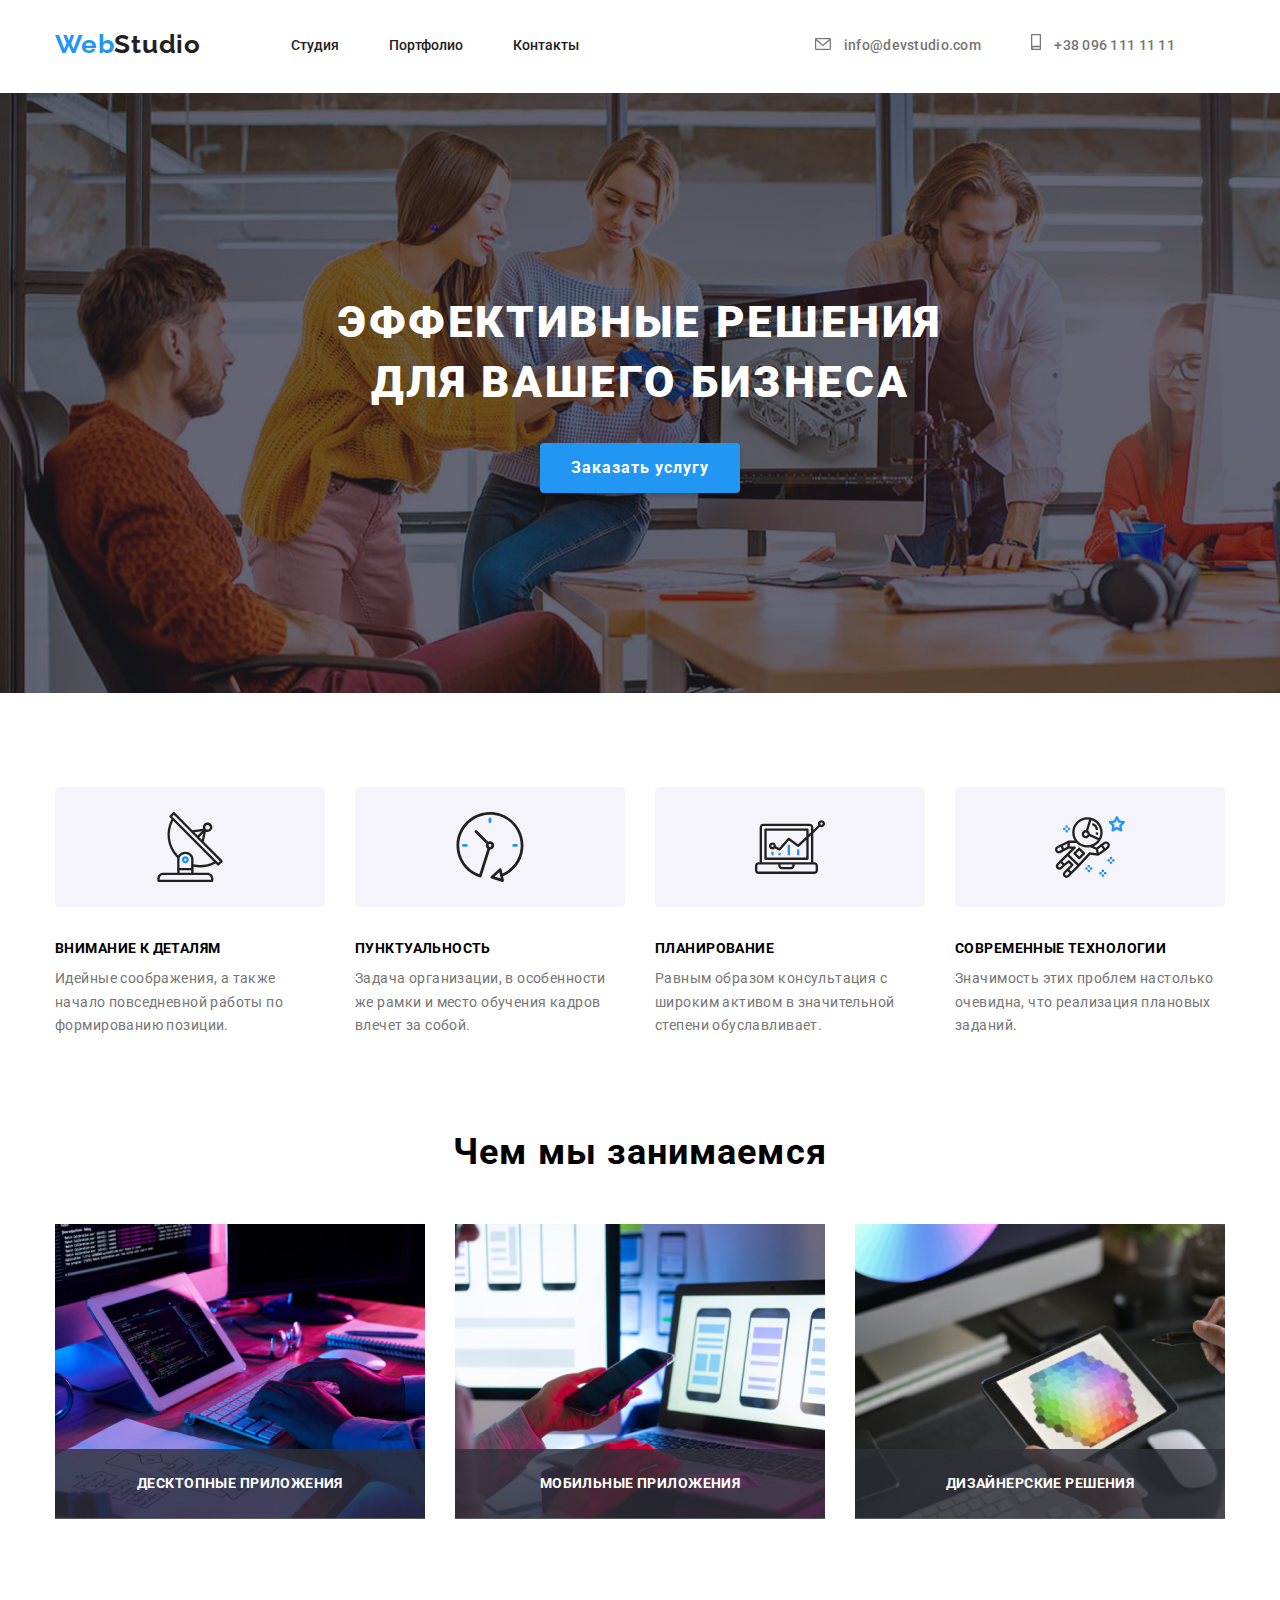
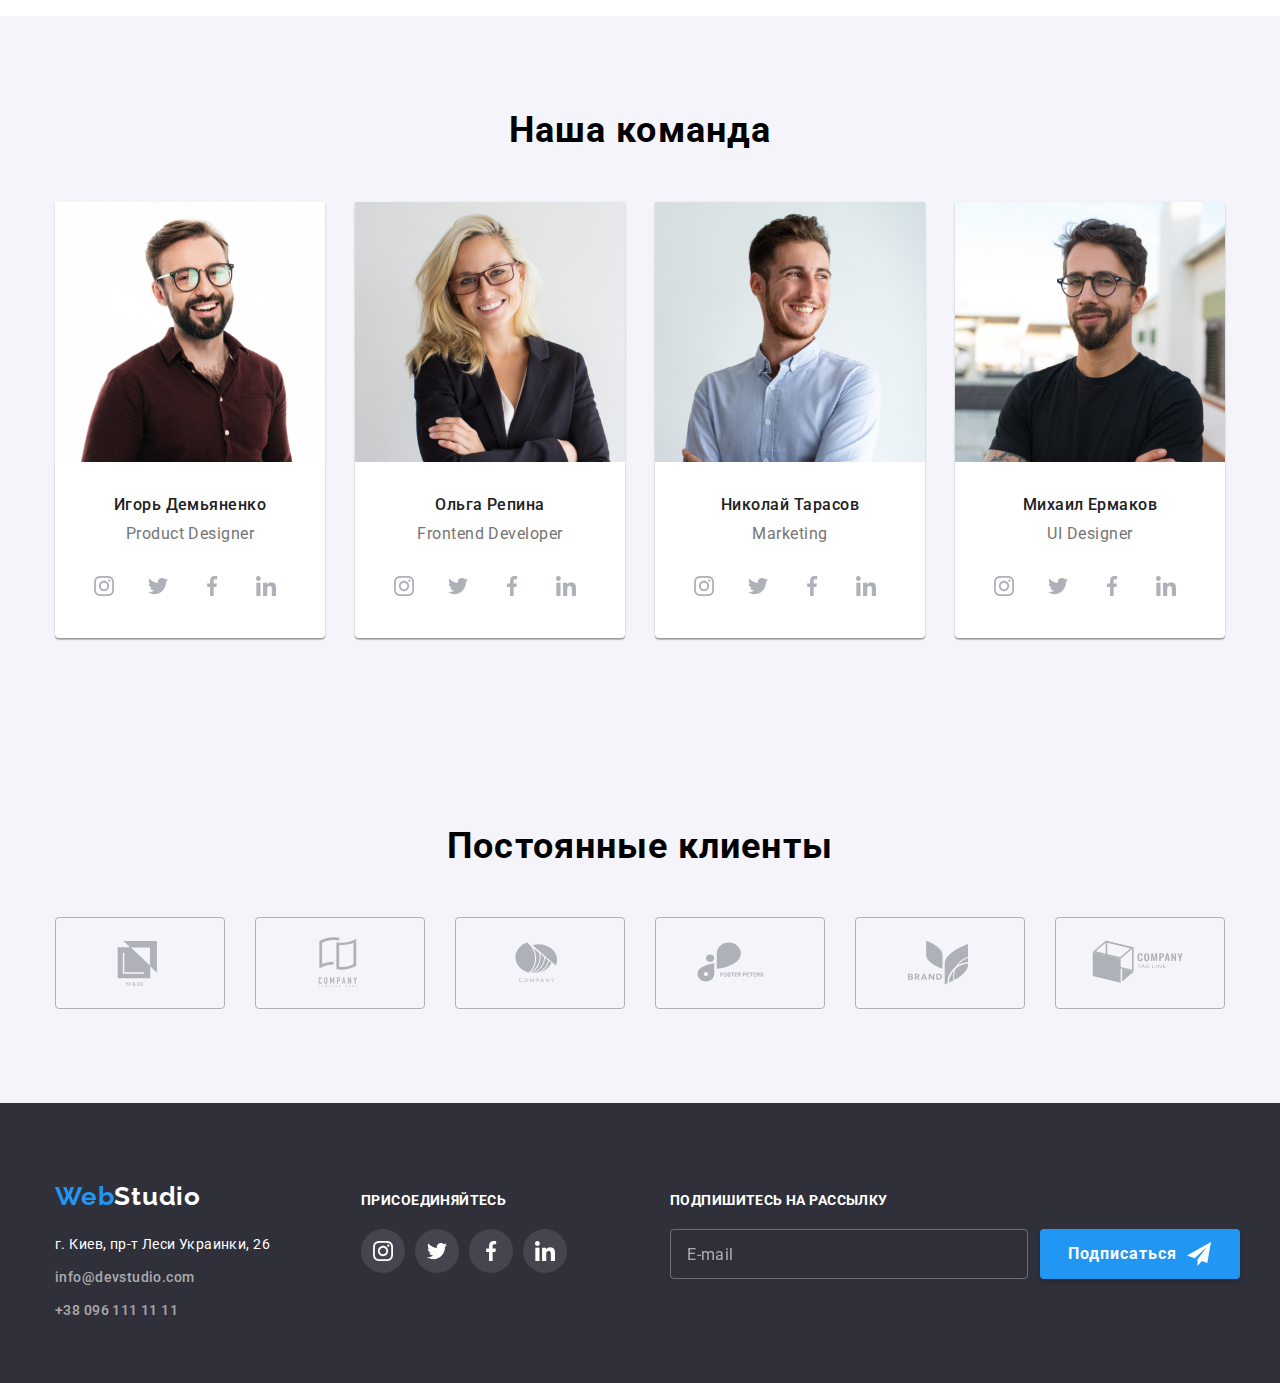
<file: index.html>
<!DOCTYPE html>
<html lang="ru">
<head>
    <meta charset="UTF-8" />
    <meta http-equiv="X-UA-Compatible" content="IE=edge" />
    <meta name="viewport" content="width=device-width, initial-scale=1.0" />
    <link rel="stylesheet" href="https://cdnjs.cloudflare.com/ajax/libs/modern-normalize/1.0.0/modern-normalize.css"
        integrity="sha512-Zx6MlUMKSVJoQ+83OwhdILe8cSEsCzfqThJd7J/VA2UrK6Ctj85p+xzqfyuNXE5B1k25uUdmJ2OzItbBy9GHAQ=="
        crossorigin="anonymous" />
    <link rel="preconnect" href="https://fonts.gstatic.com" />

    <link rel="preconnect" href="https://fonts.gstatic.com" />
    <link
        href="https://fonts.googleapis.com/css2?family=Raleway:wght@700&family=Roboto:wght@400;500;700;900&display=swap"
        rel="stylesheet" />
    <link rel="stylesheet" href="css/style.css" />
    <title>WebStudio</title>
</head>
<body>
    <header class="header">
        <div class="container ">
            <nav >
                <a href="./" class="link logo">
                    <span class="logo-span">Web</span>Studio</a>
                <ul  class="menu list-no">
                    <li class="nav-item">
                        <a class="link nav-link" href="#">Студия</a>
                    </li>
                    <li class="nav-item">
                        <a class="link nav-link" href="portfolio.html">Портфолио</a>
                    </li>
                    <li class="nav-item">
                        <a class="link nav-link" href="#">Контакты</a>
                    </li>
                </ul>
            </nav>
            <ul class="con-list list-no">
                <li class="con-item">
                    <a class="link con-link" href="mailto:info@devstudio.com">
                    <svg class="icon-mail">
                        <use href="sprite.svg#icon-mail"></use>
                    </svg>
                        info@devstudio.com</a>
                </li>
                <li class="con-item">
                    <a class="link con-link" href="tel:+380961111111"> 
                        <svg class="icon-phone">
                            <use href="sprite.svg#icon-smartphone2"></use>
                        </svg>
                       +38 096 111 11 11</a>
                </li>
            </ul>
        </div>
    </header>
    <main>
        <section class="bigblock">
            
            <div class="container">
                <h1 class="main-title">Эффективные решения для вашего бизнеса</h1>
                <div class="center">
                    <button class="order-but"  data-open-modal>Заказать услугу</button>
                    
                </div>
        </section>
        <section  class="about-section">
            <div class="container">
                <ul class="about-list list-no">
                    <li class="about-list-item">
                        <svg class="icon-sputnik">
                            <use href="sprite.svg#icon-Group-1"></use>
                        </svg>
                        <h3 class="mini-title">Внимание к деталям</h3>
                        <p class="zagolovok about-p">
                            Идейные соображения, а также</br> начало повседневной работы по</br>
                            формированию позиции.
                        </p>
                    </li>
                    <li class="about-list-item">
                        <svg class="icon-clock"> 
                            <use href="sprite.svg#icon-Group-2"></use>
                        </svg>
                        <h3 class="mini-title">Пунктуальность</h3>
                        <p class="zagolovok about-p">
                            Задача организации, в особенности</br> же рамки и место обучения кадров</br>
                            влечет за собой.
                        </p>
                    </li>
                    <li class="about-list-item">
                        <svg class="icon-pc">
                            <use href="sprite.svg#icon-Group-3"></use>
                        </svg>
                        <h3 class="mini-title">Планирование</h3>
                        <p class="zagolovok about-p">
                            Равным образом консультация с</br> широким активом в значительной</br>
                            степени обуславливает.
                        </p>
                    </li>
                    <li class="about-list-item">
                        <svg class="icon-astronaut">
                            <use href="sprite.svg#icon-Group-4"></use>
                        </svg>
                        <h3 class="mini-title">Современные технологии</h3>
                        <p class="zagolovok about-p">
                            Значимость этих проблем настолько</br> очевидна, что реализация
                            плановых</br> заданий.
                        </p>
                    </li>
                </ul>
            </div>
        </section>
        <section class="list-img-section">
            <div class="container">
                <h2 class="title-section">Чем мы занимаемся</h2>
                <ul class="list-no list-img">
                    <li>
                        <img src="img.png" width="370" height="294" alt="png" />
                        <div class="back">
                            <p class="back-text">Десктопные приложения</p>
                        </div>
                    </li>
                    <li>
                        <img src="img (1).png" width="370" height="294" alt="png1" />
                        <div class="back">
                            <p class="back-text">Мобильные приложения</p>
                        </div>
                    </li>
                    <li>
                        <img src="img (2).png" width="370" height="294"
                            alt="png2" />
                            <div class="back">
                                <p class="back-text">Дизайнерские решения</p>
                            </div>
                    </li>
                </ul>
            </div>
        </section>
        <section class="team">
            <div class="container">
                <h2 class="title-section">Наша команда</h2>
                <ul class="list-no list-team">
                    <li class="card-people">
                        <img src="img.jpg" alt="Ігарь" width="270" height="260" />
                        <h4 class="title-name">Игорь Демьяненко</h4>
                        <p class="job">Product Designer</p>
                        <ul class="list-no cocial">
                            <li class="cocial-margin">
                                <a class="cocial-link-href" href="">
                                    <svg class="cocial-link">
                                        <use href="sprite.svg#icon-Ellipse-3"></use>
                                    </svg>
                                </a>
                            </li>
                            <li class="cocial-margin">
                                <a class="cocial-link-href" href="">
                                    <svg class="cocial-link">
                                        <use href="sprite.svg#icon-Ellipse-2"></use>
                                    </svg>
                                </a>
                            </li>
                            <li class="cocial-margin">
                                <a class="cocial-link-href" href="">
                                    <svg class="cocial-link">
                                        <use href="sprite.svg#icon-Ellipse-1"></use>
                                    </svg>
                                </a>
                            </li>
                            <li class="cocial-margin">
                                <a class="cocial-link-href" href="">
                                    <svg class="cocial-link">
                                        <use href="sprite.svg#icon-Ellipse"></use>
                                    </svg>
                                </a>
                            </li>   
                        </ul>
                    </li>
                    <li class="card-people">
                        <img src="img (1).jpg" alt="Ольга" width="270" height="260" />
                        <h4 class="title-name">Ольга Репина</h4>
                        <p class="job">Frontend Developer</p>
                        <ul class="list-no cocial">
                            <li class="cocial-margin">
                                <a class="cocial-link-href" href="">
                                    <svg class="cocial-link">
                                        <use href="sprite.svg#icon-Ellipse-3"></use>
                                    </svg>
                                </a>
                            </li>
                            <li class="cocial-margin">
                                <a class="cocial-link-href" href="">
                                    <svg class="cocial-link">
                                        <use href="sprite.svg#icon-Ellipse-2"></use>
                                    </svg>
                                </a>
                            </li>
                            <li class="cocial-margin">
                                <a class="cocial-link-href" href="">
                                    <svg class="cocial-link">
                                        <use href="sprite.svg#icon-Ellipse-1"></use>
                                    </svg>
                                </a>
                            </li>
                            <li class="cocial-margin">
                                <a class="cocial-link-href" href="">
                                    <svg class="cocial-link">
                                        <use href="sprite.svg#icon-Ellipse"></use>
                                    </svg>
                                </a>
                            </li>
                        </ul>
                    </li>
                    <li class="card-people">
                        <img src="img (2).jpg" alt="Коля" width="270" height="260" />
                        <h4 class="title-name">Николай Тарасов</h4>
                        <p class="job">Marketing</p>
                        <ul class="list-no cocial">
                            <li class="cocial-margin">
                                <a class="cocial-link-href" href="">
                                    <svg class="cocial-link">
                                        <use href="sprite.svg#icon-Ellipse-3"></use>
                                    </svg>
                                </a>
                            </li>
                            <li class="cocial-margin">
                                <a class="cocial-link-href" href="">
                                    <svg class="cocial-link">
                                        <use href="sprite.svg#icon-Ellipse-2"></use>
                                    </svg>
                                </a>
                            </li>
                            <li class="cocial-margin">
                                <a class="cocial-link-href" href="">
                                    <svg class="cocial-link">
                                        <use href="sprite.svg#icon-Ellipse-1"></use>
                                    </svg>
                                </a>
                            </li>
                            <li class="cocial-margin">
                                <a class="cocial-link-href" href="">
                                    <svg class="cocial-link">
                                        <use href="sprite.svg#icon-Ellipse"></use>
                                    </svg>
                                </a>
                            </li>
                        </ul>
                    </li>
                    <li class="card-people">
                        <img src="img (3).jpg" alt="Міша" width="270" height="260" />
                        <h4 class="title-name">Михаил Ермаков</h4>
                        <p class="job">UI Designer</p>
                        <ul class="list-no cocial">
                            <li class="cocial-margin">
                                <a class="cocial-link-href" href="">
                                    <svg class="cocial-link">
                                        <use href="sprite.svg#icon-Ellipse-3"></use>
                                    </svg>
                                </a>
                            </li>
                            <li class="cocial-margin">
                                <a class="cocial-link-href" href="">
                                    <svg class="cocial-link">
                                        <use href="sprite.svg#icon-Ellipse-2"></use>
                                    </svg>
                                </a>
                            </li>
                            <li class="cocial-margin">
                                <a class="cocial-link-href" href="">
                                    <svg class="cocial-link">
                                        <use href="sprite.svg#icon-Ellipse-1"></use>
                                    </svg>
                                </a>
                            </li>
                            <li class="cocial-margin">
                                <a class="cocial-link-href" href="">
                                    <svg class="cocial-link">
                                        <use href="sprite.svg#icon-Ellipse"></use>
                                    </svg>
                                </a>
                            </li>
                        </ul>
                    </li>
                </ul>
            </div>
        </section>
        <section class="team">
            <div class="container">
                <h2 class="title-section">Постоянные клиенты</h2>
                <ul class="list-no list-team">
                    <li >
                        <a class="icon-link-client" href="" >
                        <svg class="icon-client">
                            <use href="sprite.svg#icon-Client-1"></use>
                        </svg>
                        </a>
                    </li>
                    <li >
                        <a class="icon-link-client" href="">
                    <svg class="icon-client">
                        <use href="sprite.svg#icon-Client-2"></use>
                    </svg>
                    </a>
                    </li>
                    <li >
                        <a class="icon-link-client" href="">
                    <svg class="icon-client">
                        <use href="sprite.svg#icon-Client-3"></use>
                    </svg>
                    </a>
                    </li>
                    <li >
                        <a class="icon-link-client" href="">
                    <svg class="icon-client">
                        <use href="sprite.svg#icon-Client-4"></use>
                    </svg>
                    </a>
                    </li>
                    <li > 
                        <a class="icon-link-client" href="">
                        <svg class="icon-client">
                            <use href="sprite.svg#icon-Client-5"></use>
                        </svg>
                        </a>
                    </li>
                    <li >
                        <a class="icon-link-client" href="">
                        <svg class="icon-client">
                            <use href="sprite.svg#icon-Client-6"></use>
                        </svg>
                        </a>
                    </li>
                </ul>
            </div>
        </section>
    </main>
    <footer class="footer">
        <div class="container content">
            <div class="margin-content">
            <a href="./" class="link logo footer-logo">
                <span class="logo-span ">Web</span><span class="white-span">Studio</span>
            </a>
            <address class="address">
                <p class="address-street link">г. Киев, пр-т Леси Украинки, 26</p>
                
                <ul class="list-no">
                    <li class="footer-item-list">
                        <a class="link con-link footer-link" href="mailto:info@devstudio.com">info@devstudio.com</a>
                    </li>
                    <li class="footer-item-list">
                        <a class="link con-link footer-link" href="tel:+380961111111">+38 096 111 11 11</a>
                    </li>
                </ul>
            </address>
        </div>
        <div >
            <p class="mini-title cocial2">ПРИСОЕДИНЯЙТЕСЬ</p>
        <ul class="list-no cocial">
            <li class="cocial-margin">
                <a class="cocial-link-href3" href="">
                    <svg class="cocial-link">
                        <use href="sprite.svg#icon-Ellipse-3"></use>
                    </svg>
                </a>
            </li>
            <li class="cocial-margin">
                <a class="cocial-link-href3" href="">
                    <svg class="cocial-link">
                        <use href="sprite.svg#icon-Ellipse-2"></use>
                    </svg>
                </a>
            </li>
            <li class="cocial-margin">
                <a class="cocial-link-href3" href="">
                    <svg class="cocial-link">
                        <use href="sprite.svg#icon-Ellipse-1"></use>
                    </svg>
                </a>
            </li>
            <li class="cocial-margin">
                <a class="cocial-link-href3" href="">
                    <svg class="cocial-link">
                        <use href="sprite.svg#icon-Ellipse"></use>
                    </svg>
                </a>
            </li>
        </ul>
        </div>
        <div class="podpiska">
            <h3 class="mini-title cocial2">ПОДПИШИТЕСЬ НА РАССЫЛКУ</h3>
            <div class="input-podpiska">
                <input type="text" class="for-mail" placeholder="E-mail">
                <button type="submit" class="but-follow">Подписаться
                    <svg class="icon-send" width="24px" height="24px">
                        <use href="sprite.svg#icon-send"></use>
                    </svg>
                </button>
                </div>
        </div>
        </div>

    </footer>
    
    
        <div class="backdrop is-hidden" data-backdrop>
        
            <div class="modal">
        
                <form class="form" autocomplete="off">
        
                    <h3 class="modal-nazva">Оставьте свои данные, мы вам перезвоним</h3>
        
                    <label class="form-label">Имя
                        <input class="input" type="text" name="user-name" />
                        <svg class="icon-form" width="18px" height="18px">
                            <use href="sprite.svg#icon-person"></use>
                        </svg>
                    </label>
        
                    <label class="form-label">Телефон
                        <input class="input" type="tel" name="user-tel" />
                        <svg class="icon-form" width="18px" height="18px">
                            <use href="sprite.svg#icon-phone-black"></use>
                        </svg>
                    </label>
        
                    <label class="form-label">Почта
                        <input class="input" type="email" name="user-email" />
                        <svg class="icon-form" width="18px" height="18px">
                            <use href="sprite.svg#icon-email-black"></use>
                        </svg>
                    </label>
        
                    <label class="form-label">Коментарий
                        <textarea class="comment-textarea" name="comment" placeholder="Введите текст"></textarea>
                    </label>
        
                    <input class="agreement-checkbox visually-hidden" type="checkbox" name="agreement" id="agreement" />
                    <label class="agreement-label" for="agreement">Соглашаюсь с рассылкой и принимаю
                        <a class="agreement-link" href=""> Условия договора</a>
                    </label>
        
                    <button class="button-send" type="submit">Отправить</button>
        
                </form>
        
                <button type="button" class="button-close" data-close-modal>
                    <svg class="icon-close" width="30px" height="30px">
                        <use href="sprite.svg#icon-close"></use>
                    </svg>
                </button>

            </div>
        </div>
   
    <script src="js/js.js"></script>
</body>

</html>
</file>
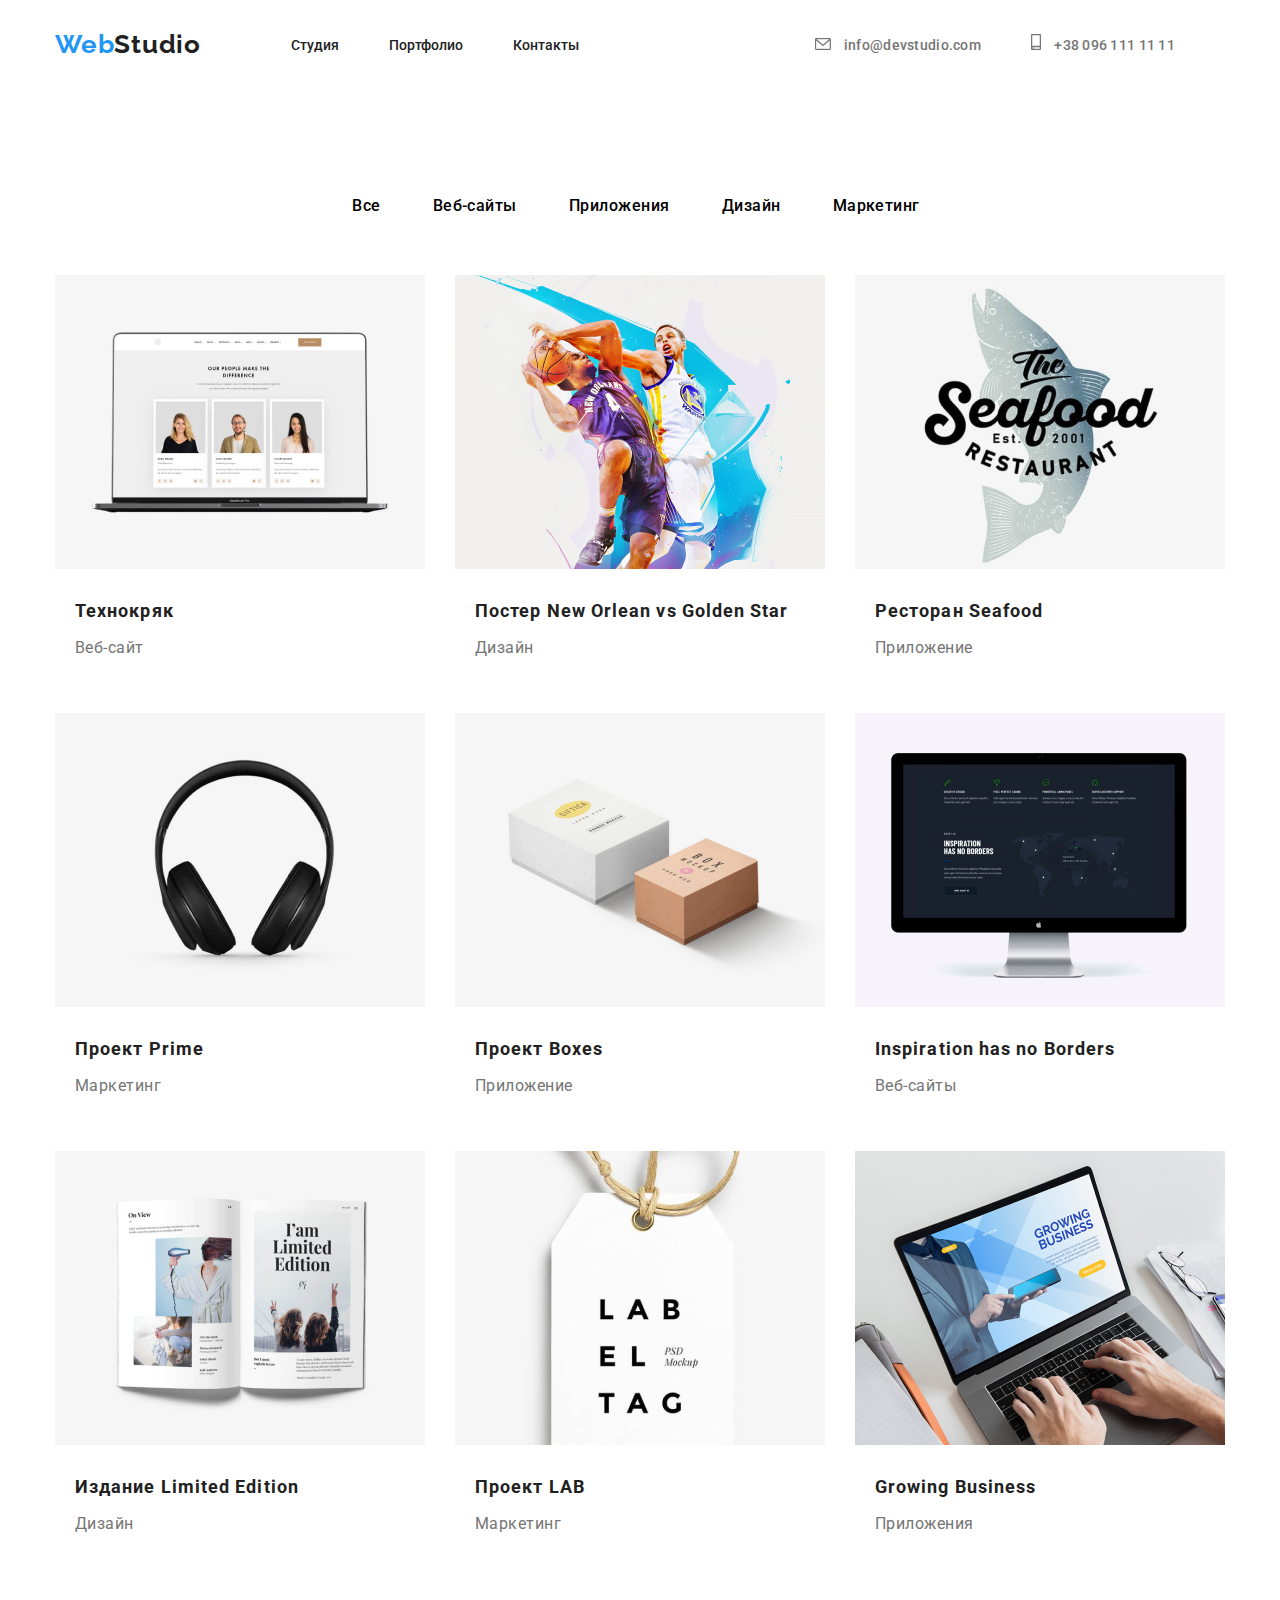
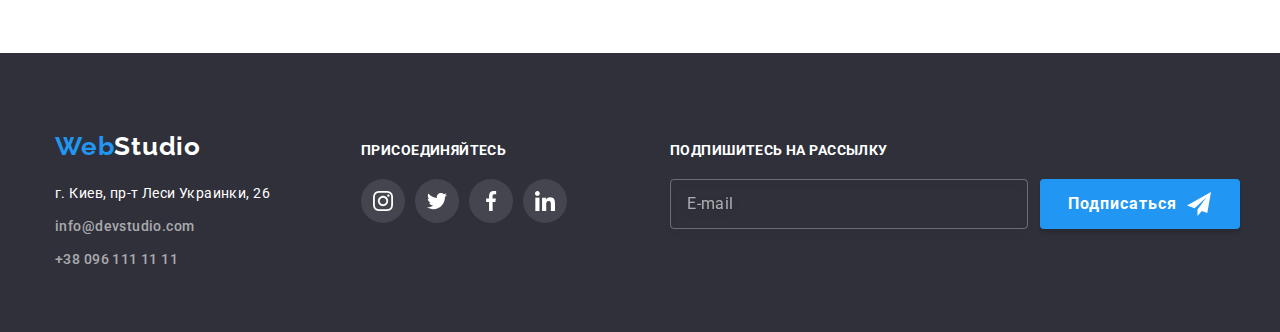
<file: portfolio.html>
<!DOCTYPE html>
<html lang="en">
<head>
    <meta charset="UTF-8" />
    <meta http-equiv="X-UA-Compatible" content="IE=edge" />
    <meta name="viewport" content="width=device-width, initial-scale=1.0" />
    <link rel="preconnect" href="https://fonts.gstatic.com" />
    <link
        href="https://fonts.googleapis.com/css2?family=Raleway:wght@700&family=Roboto:wght@400;500;700;900&display=swap"
        rel="stylesheet" />
    <link rel="stylesheet" href="css/style.css" />
    <title>Portfolio</title>
</head>
<body>
    <header class="header">
        <div class="container">
            <nav >
                <a href="./" class="link logo">
                    <span class="logo-span">Web</span>Studio</a>
                <ul  class="menu list-no">
                    <li class="nav-item">
                        <a class="link nav-link" href="index.html">Студия</a>
                    </li>
                    <li class="nav-item">
                        <a class="link nav-link" href="#">Портфолио</a>
                    </li>
                    <li class="nav-item">
                        <a class="link nav-link" href="#">Контакты</a>
                    </li>
                </ul>
            </nav>
        <ul class="con-list list-no">
            <li class="con-item">
                <a class="link con-link" href="mailto:info@devstudio.com">
                    <svg class="icon-mail">
                        <use href="sprite.svg#icon-mail"></use>
                    </svg>
                    info@devstudio.com</a>
            </li>
            <li class="con-item">
                <a class="link con-link" href="tel:+380961111111">
                    <svg class="icon-phone">
                        <use href="sprite.svg#icon-smartphone2"></use>
                    </svg>
                    +38 096 111 11 11</a>
            </li>
        </ul>
        </div>
    </header>
    <main>
        <section class="catalog">
            <div class="container">
                <ul class="list-no categori-but">
                    <li><button class="catalog-but" type="button">Все</button></li>
                    <li>
                        <button class="catalog-but" type="button">Веб-сайты</button>
                    </li>
                    <li>
                        <button class="catalog-but" type="button">Приложения</button>
                    </li>
                    <li><button class="catalog-but" type="button">Дизайн</button></li>
                    <li>
                        <button class="catalog-but" type="button">Маркетинг</button>
                    </li>
                </ul>
                <ul class="list-no project-port">
                    <li class="project">
                        <a href="" class="product-link">
                            <div class="rotate">
                                <p class="rotate-text">Технокряк это современная площадка распространения коронавируса. Компании используют эту
                                    платформу для цифрового
                                    шпионажа и атак на защищённые сервера конкурентов.</p>
                            </div>
                            <img src="imgзport1.png" alt="imgsp1" width="370" />
                            <div class="disription-port">
                                <h3 class="name-project">Технокряк</h3>
                                <p class="type-catalog">Веб-сайт</p>
                            </div>
                        </a>
                    </li>
                    <li class="project">
                        <a href="" class="product-link">
                            <div class="rotate">
                                <p class="rotate-text">Технокряк это современная площадка распространения коронавируса. Компании используют эту
                                    платформу для цифрового
                                    шпионажа и атак на защищённые сервера конкурентов.</p>
                            </div>
                            <img src="imgзport2.png" alt="imgsp2" width="370" />
                            <div class="disription-port">
                                <h3 class="name-project">Постер New Orlean vs Golden Star</h3>
                                <p class="type-catalog">Дизайн</p>
                            </div></a>
                    </li>
                    <li class="project">
                        <a href="" class="product-link">
                            <div class="rotate">
                                <p class="rotate-text">Технокряк это современная площадка распространения коронавируса. Компании используют эту
                                    платформу для цифрового
                                    шпионажа и атак на защищённые сервера конкурентов.</p>
                            </div>
                            <img src="imgзport3.png" alt="imgsp3" width="370" />
                            <div class="disription-port">
                                <h3 class="name-project">Ресторан Seafood</h3>
                                <p class="type-catalog">Приложение</p>
                            </div></a>
                    </li>
                    <li class="project">
                        <a href="" class="product-link">
                            <div class="rotate">
                                <p class="rotate-text">Технокряк это современная площадка распространения коронавируса. Компании используют эту
                                    платформу для цифрового
                                    шпионажа и атак на защищённые сервера конкурентов.</p>
                            </div>
                            <img src="imgзport4.png" alt="imgsp4" width="370" />
                            <div class="disription-port">
                                <h3 class="name-project">Проект Prime</h3>
                                <p class="type-catalog">Маркетинг</p>
                            </div></a>
                    </li>
                    <li class="project">
                        <a href="" class="product-link">
                            <div class="rotate">
                                <p class="rotate-text">Технокряк это современная площадка распространения коронавируса. Компании используют эту
                                    платформу для цифрового
                                    шпионажа и атак на защищённые сервера конкурентов.</p>
                            </div>
                            <img src="imgзport5.png" alt="imgsp5" width="370" />
                            <div class="disription-port">
                                <h3 class="name-project">Проект Boxes</h3>
                                <p class="type-catalog">Приложение</p>
                            </div></a>
                    </li>
                    <li class="project">
                        <a href="" class="product-link">
                            <div class="rotate">
                                <p class="rotate-text">Технокряк это современная площадка распространения коронавируса. Компании используют эту
                                    платформу для цифрового
                                    шпионажа и атак на защищённые сервера конкурентов.</p>
                            </div>
                            <img src="imgзport6.png" alt="imgsp6" width="370" />
                            <div class="disription-port">
                                <h3 class="name-project">Inspiration has no Borders</h3>
                                <p class="type-catalog">Веб-сайты</p>
                            </div></a>
                    </li>
                    <li class="project">
                        <a href="" class="product-link">
                            <div class="rotate">
                                <p class="rotate-text">Технокряк это современная площадка распространения коронавируса. Компании используют эту
                                    платформу для цифрового
                                    шпионажа и атак на защищённые сервера конкурентов.</p>
                            </div>
                            <img src="imgзport7.png" alt="imgsp7" width="370" />
                            <div class="disription-port">
                                <h3 class="name-project">Издание Limited Edition</h3>
                                <p class="type-catalog">Дизайн</p>
                            </div></a>
                    </li>
                    <li class="project">
                        <a href="" class="product-link">
                            <div class="rotate">
                                <p class="rotate-text">Технокряк это современная площадка распространения коронавируса. Компании используют эту
                                    платформу для цифрового
                                    шпионажа и атак на защищённые сервера конкурентов.</p>
                            </div>
                            <img src="imgзport8.png" alt="imgsp8" width="370" />
                            <div class="disription-port">
                                <h3 class="name-project">Проект LAB</h3>
                                <p class="type-catalog">Маркетинг</p>
                            </div></a>
                    </li>
                    <li class="project">
                        <a href="" class="product-link">
                            <div class="rotate">
                                <p class="rotate-text">Технокряк это современная площадка распространения коронавируса. Компании используют эту
                                    платформу для цифрового
                                    шпионажа и атак на защищённые сервера конкурентов.</p>
                            </div>
                            <img src="imgзport9.png" alt="imgsp9" width="370" />
                            <div class="disription-port">
                                <h3 class="name-project">Growing Business</h3>
                                <p class="type-catalog">Приложения</p>
                            </div></a>
                    </li>
                </ul>
            </div>
        </section>
    </main>
    <footer class="footer">
        <div class="container content">
            <div class="margin-content">
                <a href="./" class="link logo footer-logo">
                    <span class="logo-span ">Web</span><span class="white-span">Studio</span>
                </a>
                <address class="address">
                    <p class="address-street link">г. Киев, пр-т Леси Украинки, 26</p>
    
                    <ul class="list-no">
                        <li class="footer-item-list">
                            <a class="link con-link footer-link" href="mailto:info@devstudio.com">info@devstudio.com</a>
                        </li>
                        <li class="footer-item-list">
                            <a class="link con-link footer-link" href="tel:+380961111111">+38 096 111 11 11</a>
                        </li>
                    </ul>
    
                </address>
            </div>
            <div class="footer2">
                <p class="mini-title cocial2">ПРИСОЕДИНЯЙТЕСЬ</p>
                <ul class="list-no cocial">
                    <li class="cocial-margin">
                        <a class="cocial-link-href3" href="">
                            <svg class="cocial-link">
                                <use href="sprite.svg#icon-Ellipse-3"></use>
                            </svg>
                        </a>
                    </li>
                    <li class="cocial-margin">
                        <a class="cocial-link-href3" href="">
                            <svg class="cocial-link">
                                <use href="sprite.svg#icon-Ellipse-2"></use>
                            </svg>
                        </a>
                    </li>
                    <li class="cocial-margin">
                        <a class="cocial-link-href3" href="">
                            <svg class="cocial-link">
                                <use href="sprite.svg#icon-Ellipse-1"></use>
                            </svg>
                        </a>
                    </li>
                    <li class="cocial-margin">
                        <a class="cocial-link-href3" href="">
                            <svg class="cocial-link">
                                <use href="sprite.svg#icon-Ellipse"></use>
                            </svg>
                        </a>
                    </li>
                </ul>
            </div>
            <div class="podpiska">
                <h3 class="mini-title cocial2">ПОДПИШИТЕСЬ НА РАССЫЛКУ</h3>
                <div class="input-podpiska">
                    <input type="text" class="for-mail" placeholder="E-mail">
                    <button type="submit" class="but-follow">Подписаться
                        <svg class="icon-send" width="24px" height="24px">
                            <use href="/sprite.svg#icon-send"></use>
                        </svg>
                    </button>
                </div>
            </div>
        </div>
    
    </footer>
</body>
</html>
</file>
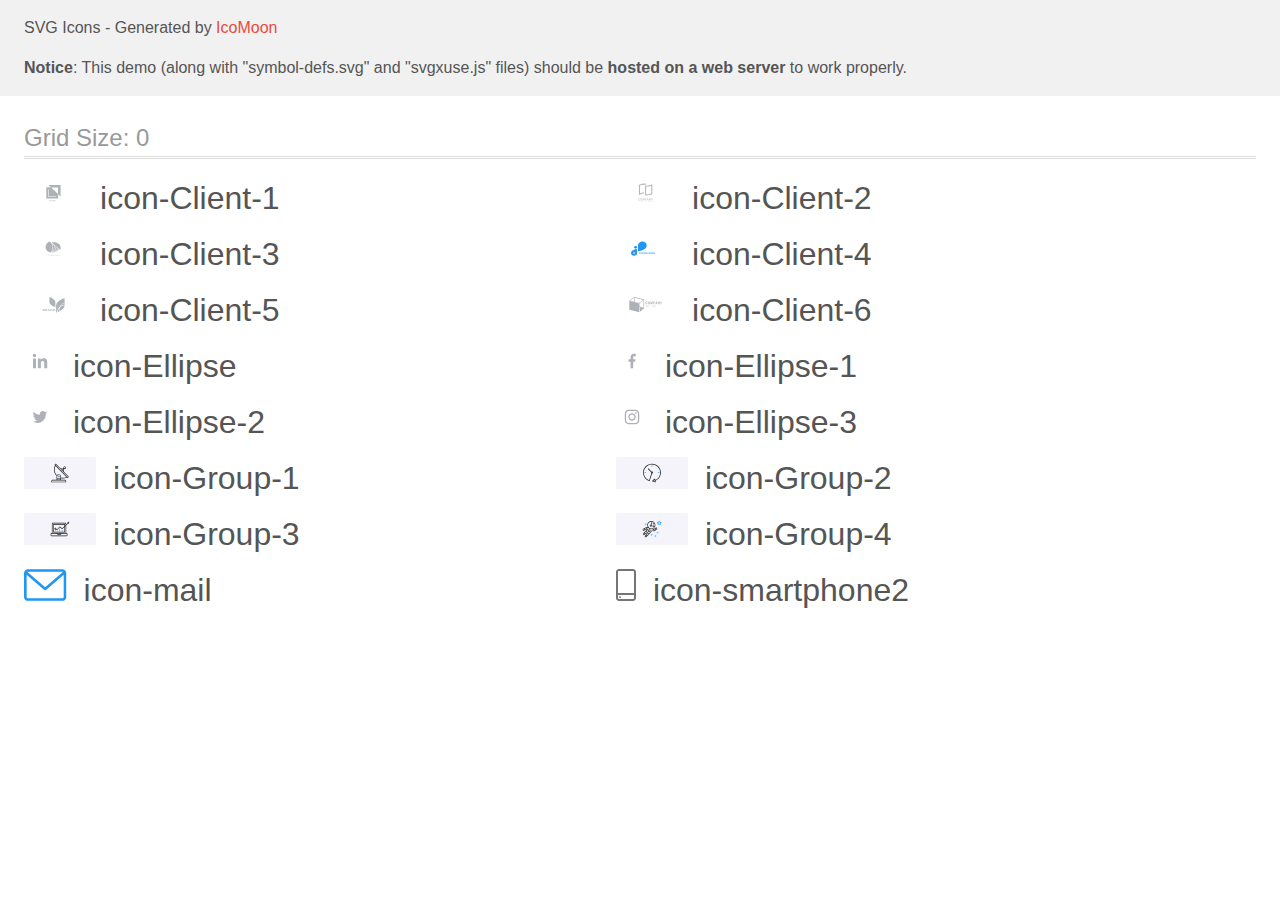
<file: icons/icomoon/demo-external-svg.html>
<!doctype html>
<html>
<head>
    <title>IcoMoon - SVG Icons</title>
    <meta charset="utf-8">
    <meta name="viewport" content="width=device-width, initial-scale=1">
    <link rel="stylesheet" href="demo-files/demo.css">
    <link rel="stylesheet" href="style.css">
</head>
<body>
<header class="bgc1 clearfix">
<div class="mhl">
    <p>SVG Icons - Generated by <a href="https://icomoon.io/app">IcoMoon</a></p><p><strong>Notice</strong>: This demo (along with "symbol-defs.svg" and "svgxuse.js" files) should be <b>hosted on a web server</b> to work properly.</p>
</div>
</header>
    <div class="clearfix mhl ptl">
        <h1 class="mvm mtn fgc1">Grid Size: 0</h1>
        <div class="glyph fs1">
            <div class="clearfix pbs">
                <svg class="icon icon-Client-1"><use xlink:href="symbol-defs.svg#icon-Client-1"></use></svg><span class="name"> icon-Client-1</span>
            </div>
        </div>
        <div class="glyph fs1">
            <div class="clearfix pbs">
                <svg class="icon icon-Client-2"><use xlink:href="symbol-defs.svg#icon-Client-2"></use></svg><span class="name"> icon-Client-2</span>
            </div>
        </div>
        <div class="glyph fs1">
            <div class="clearfix pbs">
                <svg class="icon icon-Client-3"><use xlink:href="symbol-defs.svg#icon-Client-3"></use></svg><span class="name"> icon-Client-3</span>
            </div>
        </div>
        <div class="glyph fs1">
            <div class="clearfix pbs">
                <svg class="icon icon-Client-4"><use xlink:href="symbol-defs.svg#icon-Client-4"></use></svg><span class="name"> icon-Client-4</span>
            </div>
        </div>
        <div class="glyph fs1">
            <div class="clearfix pbs">
                <svg class="icon icon-Client-5"><use xlink:href="symbol-defs.svg#icon-Client-5"></use></svg><span class="name"> icon-Client-5</span>
            </div>
        </div>
        <div class="glyph fs1">
            <div class="clearfix pbs">
                <svg class="icon icon-Client-6"><use xlink:href="symbol-defs.svg#icon-Client-6"></use></svg><span class="name"> icon-Client-6</span>
            </div>
        </div>
        <div class="glyph fs1">
            <div class="clearfix pbs">
                <svg class="icon icon-Ellipse"><use xlink:href="symbol-defs.svg#icon-Ellipse"></use></svg><span class="name"> icon-Ellipse</span>
            </div>
        </div>
        <div class="glyph fs1">
            <div class="clearfix pbs">
                <svg class="icon icon-Ellipse-1"><use xlink:href="symbol-defs.svg#icon-Ellipse-1"></use></svg><span class="name"> icon-Ellipse-1</span>
            </div>
        </div>
        <div class="glyph fs1">
            <div class="clearfix pbs">
                <svg class="icon icon-Ellipse-2"><use xlink:href="symbol-defs.svg#icon-Ellipse-2"></use></svg><span class="name"> icon-Ellipse-2</span>
            </div>
        </div>
        <div class="glyph fs1">
            <div class="clearfix pbs">
                <svg class="icon icon-Ellipse-3"><use xlink:href="symbol-defs.svg#icon-Ellipse-3"></use></svg><span class="name"> icon-Ellipse-3</span>
            </div>
        </div>
        <div class="glyph fs1">
            <div class="clearfix pbs">
                <svg class="icon icon-Group-1"><use xlink:href="symbol-defs.svg#icon-Group-1"></use></svg><span class="name"> icon-Group-1</span>
            </div>
        </div>
        <div class="glyph fs1">
            <div class="clearfix pbs">
                <svg class="icon icon-Group-2"><use xlink:href="symbol-defs.svg#icon-Group-2"></use></svg><span class="name"> icon-Group-2</span>
            </div>
        </div>
        <div class="glyph fs1">
            <div class="clearfix pbs">
                <svg class="icon icon-Group-3"><use xlink:href="symbol-defs.svg#icon-Group-3"></use></svg><span class="name"> icon-Group-3</span>
            </div>
        </div>
        <div class="glyph fs1">
            <div class="clearfix pbs">
                <svg class="icon icon-Group-4"><use xlink:href="symbol-defs.svg#icon-Group-4"></use></svg><span class="name"> icon-Group-4</span>
            </div>
        </div>
        <div class="glyph fs1">
            <div class="clearfix pbs">
                <svg class="icon icon-mail"><use xlink:href="symbol-defs.svg#icon-mail"></use></svg><span class="name"> icon-mail</span>
            </div>
        </div>
        <div class="glyph fs1">
            <div class="clearfix pbs">
                <svg class="icon icon-smartphone2"><use xlink:href="symbol-defs.svg#icon-smartphone2"></use></svg><span class="name"> icon-smartphone2</span>
            </div>
        </div>
  </div>
<script defer src="svgxuse.js"></script>
</body>
</html>
</file>
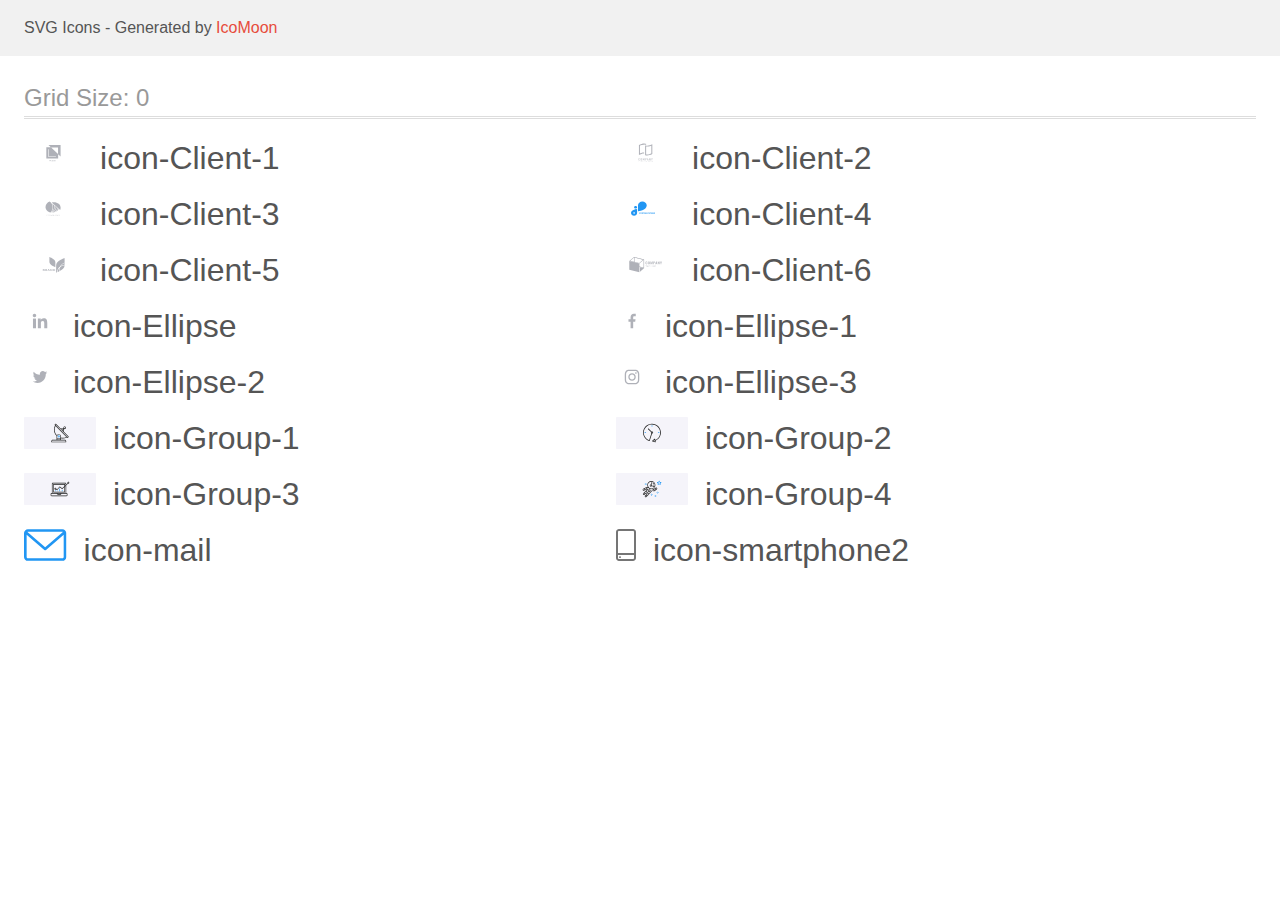
<file: icons/icomoon/demo.html>
<!doctype html>
<html>
<head>
    <title>IcoMoon - SVG Icons</title>
    <meta charset="utf-8">
    <meta name="viewport" content="width=device-width, initial-scale=1">
    <link rel="stylesheet" href="demo-files/demo.css">
    <link rel="stylesheet" href="style.css">
</head>
<body>
<svg aria-hidden="true" style="position: absolute; width: 0; height: 0; overflow: hidden;" version="1.1" xmlns="http://www.w3.org/2000/svg" xmlns:xlink="http://www.w3.org/1999/xlink">
<defs>
<symbol id="icon-Client-1" viewBox="0 0 59 32">
<path fill="#afb1b8" style="fill: var(--color1, #afb1b8)" d="M24.348 8l2.438 2.308-4.524-0.003v11.196h11.826v-4.281l2.435 2.305v-11.525h-12.174zM33.98 16.949l-6.911-6.543h6.911v6.543zM31.834 19.863h-7.702v-7.53h0.544v7.020h7.157v0.51zM25.951 22.991l-0.285 0.586-0.285-0.586h-0.239l0.415 0.781v0.455h0.216v-0.455l0.414-0.781h-0.238zM26.308 24.227l0.1-0.288h0.479l0.101 0.288h0.224l-0.468-1.236h-0.193l-0.467 1.236h0.223zM26.648 23.253l0.179 0.513h-0.358l0.179-0.513zM27.781 23.737c-0.031 0.048-0.047 0.1-0.047 0.157 0 0.104 0.037 0.189 0.11 0.254s0.172 0.097 0.294 0.097 0.228-0.033 0.316-0.099l0.070 0.082h0.239l-0.182-0.215c0.071-0.097 0.107-0.222 0.107-0.374h-0.179c0 0.083-0.017 0.159-0.052 0.227l-0.239-0.282 0.084-0.061c0.059-0.043 0.102-0.086 0.128-0.129s0.039-0.091 0.039-0.143c0-0.078-0.029-0.143-0.087-0.196s-0.131-0.080-0.221-0.080c-0.1 0-0.179 0.028-0.238 0.085s-0.088 0.133-0.088 0.229c0 0.040 0.009 0.081 0.028 0.123s0.053 0.094 0.101 0.155c-0.092 0.066-0.153 0.123-0.184 0.171zM28.339 24.010c-0.061 0.046-0.126 0.070-0.195 0.070-0.062 0-0.111-0.018-0.148-0.053s-0.055-0.082-0.055-0.139c0-0.066 0.034-0.125 0.102-0.177l0.026-0.019 0.27 0.318zM28.117 23.462c-0.058-0.072-0.087-0.132-0.087-0.179 0-0.041 0.012-0.076 0.036-0.103s0.056-0.041 0.096-0.041c0.037 0 0.068 0.012 0.093 0.035s0.037 0.050 0.037 0.082c0 0.049-0.018 0.089-0.053 0.12l-0.026 0.021-0.094 0.065zM30.13 24.134c0.085-0.074 0.134-0.177 0.146-0.309h-0.214c-0.011 0.088-0.038 0.151-0.081 0.189s-0.106 0.057-0.19 0.057c-0.092 0-0.162-0.035-0.211-0.105s-0.071-0.172-0.071-0.306v-0.11c0.001-0.132 0.027-0.232 0.076-0.3s0.122-0.103 0.216-0.103c0.080 0 0.141 0.020 0.183 0.059s0.068 0.103 0.078 0.192h0.214c-0.014-0.135-0.062-0.24-0.145-0.314s-0.193-0.111-0.329-0.111c-0.101 0-0.191 0.024-0.268 0.072s-0.136 0.117-0.177 0.206c-0.041 0.089-0.062 0.192-0.062 0.308v0.115c0.002 0.114 0.023 0.214 0.064 0.3s0.099 0.153 0.173 0.2c0.075 0.046 0.162 0.070 0.261 0.070 0.141 0 0.254-0.037 0.339-0.11zM31.392 23.961c0.042-0.092 0.063-0.198 0.063-0.319v-0.069c-0.001-0.121-0.022-0.226-0.065-0.317s-0.103-0.161-0.181-0.209c-0.078-0.049-0.167-0.073-0.267-0.073s-0.19 0.025-0.268 0.074c-0.078 0.049-0.138 0.119-0.181 0.211s-0.064 0.199-0.064 0.319v0.070c0.001 0.118 0.022 0.223 0.065 0.313s0.104 0.161 0.182 0.21c0.079 0.049 0.168 0.073 0.268 0.073 0.101 0 0.191-0.024 0.268-0.073s0.138-0.119 0.18-0.211zM31.162 23.262c0.052 0.073 0.078 0.178 0.078 0.315v0.065c0 0.139-0.026 0.245-0.077 0.318s-0.124 0.109-0.219 0.109c-0.094 0-0.168-0.037-0.221-0.111s-0.079-0.179-0.079-0.315v-0.071c0.001-0.133 0.028-0.236 0.080-0.308s0.125-0.11 0.218-0.11c0.095 0 0.168 0.037 0.22 0.11z"></path>
</symbol>
<symbol id="icon-Client-2" viewBox="0 0 59 32">
<path fill="#afb1b8" style="fill: var(--color1, #afb1b8)" d="M28.561 7.629h-0.047c-0.073-0.004-0.146-0.006-0.219-0.008v0h-0.158c-0.138 0-0.279 0.004-0.419 0.011-0.011-0.001-0.021-0.001-0.032 0-1.268 0.072-2.51 0.389-3.658 0.933l-0.15 0.073v7.701l0.352-0.119c0.309-0.106 0.638-0.202 0.978-0.29 0.921-0.236 1.866-0.362 2.816-0.374v1.012c-0.126 0.001-0.248 0.004-0.37 0.011h-0.029c-0.731 0.040-1.457 0.151-2.166 0.333-0.899 0.225-1.766 0.563-2.581 1.006v-9.877c0.846-0.494 1.758-0.864 2.707-1.101 0.834-0.215 1.691-0.326 2.552-0.329h0.149c0.178 0.004 0.351 0.012 0.514 0.025 0.429 0.030 0.854 0.098 1.271 0.203v0.996c-0.405-0.094-0.817-0.156-1.232-0.186-0.008-0.001-0.017-0.001-0.025-0.002-0.086-0.007-0.172-0.015-0.252-0.015zM30.314 8.647c0.221 0.017 0.45 0.025 0.681 0.025 0.905-0.003 1.806-0.119 2.683-0.344 0.898-0.226 1.765-0.564 2.58-1.007v9.701c-0.847 0.493-1.758 0.864-2.708 1.101-0.834 0.214-1.691 0.325-2.552 0.328-0.652 0.005-1.302-0.071-1.936-0.228v-9.764c0.15 0.034 0.304 0.066 0.46 0.093 0.257 0.043 0.528 0.075 0.792 0.095zM35.251 8.723l-0.352 0.119c-0.324 0.109-0.65 0.206-0.978 0.293-0.956 0.246-1.938 0.371-2.924 0.375-0.23 0-0.441-0.006-0.645-0.019l-0.281-0.019v7.922l0.241 0.021c0.224 0.019 0.454 0.029 0.686 0.029 0.777-0.003 1.55-0.103 2.303-0.298 0.62-0.155 1.222-0.372 1.799-0.647l0.151-0.073v-7.704z"></path>
<path fill="#afb1b8" style="fill: var(--color1, #afb1b8)" d="M23.561 21.291c-0.051-0.052-0.112-0.094-0.179-0.121s-0.14-0.040-0.213-0.037c-0.077-0.001-0.154 0.013-0.226 0.042-0.066 0.026-0.126 0.066-0.176 0.116s-0.088 0.111-0.113 0.177c-0.028 0.069-0.041 0.144-0.041 0.218v1.32c-0.003 0.093 0.015 0.186 0.052 0.271 0.031 0.068 0.076 0.128 0.132 0.177 0.053 0.044 0.115 0.076 0.181 0.094 0.064 0.018 0.13 0.027 0.197 0.027 0.073 0.001 0.146-0.015 0.213-0.046 0.066-0.029 0.126-0.070 0.176-0.122 0.049-0.051 0.088-0.111 0.115-0.177 0.028-0.067 0.043-0.138 0.042-0.21v-0.148h-0.345v0.118c0.001 0.040-0.006 0.080-0.020 0.118-0.011 0.028-0.028 0.053-0.050 0.074-0.021 0.017-0.046 0.030-0.072 0.038-0.023 0.008-0.048 0.012-0.072 0.012-0.031 0.004-0.062-0.001-0.090-0.014s-0.053-0.032-0.071-0.057c-0.033-0.053-0.048-0.115-0.046-0.177v-1.23c-0.002-0.068 0.012-0.136 0.042-0.197 0.018-0.028 0.043-0.050 0.073-0.064s0.063-0.019 0.096-0.015c0.030-0.001 0.059 0.005 0.086 0.018s0.050 0.032 0.068 0.056c0.039 0.051 0.059 0.113 0.057 0.177v0.114h0.341v-0.134c0.001-0.079-0.014-0.157-0.042-0.231-0.025-0.069-0.065-0.132-0.115-0.186z"></path>
<path fill="#afb1b8" style="fill: var(--color1, #afb1b8)" d="M25.61 21.276c-0.11-0.093-0.249-0.144-0.392-0.145-0.070 0-0.14 0.013-0.206 0.037-0.067 0.024-0.129 0.061-0.182 0.108-0.057 0.051-0.103 0.114-0.134 0.185-0.035 0.081-0.052 0.168-0.050 0.256v1.266c-0.002 0.089 0.015 0.177 0.050 0.259 0.031 0.068 0.077 0.128 0.134 0.177 0.053 0.049 0.115 0.087 0.182 0.111 0.066 0.024 0.136 0.037 0.206 0.037s0.14-0.013 0.206-0.037c0.069-0.025 0.132-0.063 0.187-0.111s0.099-0.11 0.13-0.177c0.035-0.082 0.053-0.17 0.050-0.259v-1.266c0.002-0.088-0.015-0.175-0.050-0.256-0.031-0.070-0.075-0.133-0.13-0.185zM25.449 22.982c0.003 0.034-0.002 0.068-0.014 0.099s-0.031 0.060-0.055 0.084c-0.046 0.038-0.103 0.059-0.162 0.059s-0.117-0.021-0.162-0.059c-0.024-0.023-0.043-0.052-0.055-0.084s-0.017-0.066-0.014-0.099v-1.266c-0.003-0.034 0.002-0.068 0.014-0.099s0.031-0.060 0.055-0.084c0.046-0.038 0.103-0.059 0.162-0.059s0.117 0.021 0.162 0.059c0.024 0.023 0.043 0.052 0.055 0.084s0.017 0.066 0.014 0.099v1.266z"></path>
<path fill="#afb1b8" style="fill: var(--color1, #afb1b8)" d="M28.302 23.548v-2.396h-0.332l-0.436 1.268h-0.006l-0.439-1.268h-0.328v2.396h0.342v-1.458h0.006l0.335 1.030h0.171l0.338-1.030h0.006v1.458h0.342z"></path>
<path fill="#afb1b8" style="fill: var(--color1, #afb1b8)" d="M30.246 21.32c-0.053-0.059-0.119-0.104-0.194-0.131-0.080-0.026-0.164-0.039-0.248-0.037h-0.509v2.396h0.341v-0.936h0.176c0.107 0.005 0.213-0.018 0.308-0.065 0.078-0.043 0.142-0.106 0.187-0.183 0.039-0.064 0.066-0.135 0.078-0.209 0.013-0.090 0.020-0.181 0.018-0.272 0.003-0.115-0.008-0.23-0.033-0.342-0.023-0.083-0.066-0.159-0.126-0.22zM30.070 22.050c-0.001 0.043-0.012 0.086-0.032 0.125-0.020 0.037-0.050 0.066-0.088 0.084-0.051 0.023-0.106 0.033-0.161 0.030h-0.156v-0.815h0.176c0.053-0.003 0.106 0.008 0.154 0.030 0.035 0.020 0.063 0.051 0.080 0.088 0.019 0.042 0.029 0.087 0.030 0.134 0 0.050 0 0.103 0 0.159s0.003 0.113 0 0.165h-0.003z"></path>
<path fill="#afb1b8" style="fill: var(--color1, #afb1b8)" d="M31.864 21.152h-0.28l-0.528 2.396h0.341l0.1-0.515h0.465l0.1 0.515h0.341l-0.541-2.396zM31.549 22.706l0.168-0.869h0.006l0.167 0.869h-0.341z"></path>
<path fill="#afb1b8" style="fill: var(--color1, #afb1b8)" d="M34.069 22.595h-0.006l-0.516-1.443h-0.328v2.396h0.341v-1.441h0.007l0.522 1.441h0.321v-2.396h-0.341v1.443z"></path>
<path fill="#afb1b8" style="fill: var(--color1, #afb1b8)" d="M36.156 21.152l-0.275 0.953h-0.007l-0.274-0.953h-0.362l0.469 1.383v1.013h0.342v-1.013l0.469-1.383h-0.361z"></path>
<path fill="#afb1b8" style="fill: var(--color1, #afb1b8)" d="M22.609 24.224h0.165v0.462h0.112v-0.462h0.164v-0.095h-0.44v0.095z"></path>
<path fill="#afb1b8" style="fill: var(--color1, #afb1b8)" d="M23.992 24.13l-0.216 0.556h0.119l0.046-0.126h0.222l0.047 0.126h0.121l-0.221-0.556h-0.119zM23.974 24.466l0.076-0.206 0.076 0.206h-0.151z"></path>
<path fill="#afb1b8" style="fill: var(--color1, #afb1b8)" d="M25.359 24.481h0.128v0.072c-0.038 0.030-0.084 0.047-0.132 0.047-0.022 0.001-0.045-0.003-0.065-0.012s-0.039-0.023-0.053-0.041c-0.029-0.042-0.044-0.093-0.041-0.145 0-0.124 0.054-0.186 0.16-0.186 0.028-0.003 0.056 0.005 0.079 0.021s0.040 0.040 0.047 0.068l0.11-0.021c-0.024-0.109-0.102-0.164-0.236-0.164-0.072-0.002-0.141 0.024-0.194 0.072-0.028 0.028-0.050 0.061-0.064 0.098s-0.019 0.077-0.017 0.116c-0.003 0.076 0.022 0.151 0.071 0.209 0.027 0.028 0.060 0.050 0.097 0.064s0.076 0.020 0.114 0.017c0.087 0.002 0.172-0.029 0.236-0.088v-0.219h-0.241v0.094z"></path>
<path fill="#afb1b8" style="fill: var(--color1, #afb1b8)" d="M26.756 24.13h-0.113v0.556h0.39v-0.095h-0.277v-0.462z"></path>
<path fill="#afb1b8" style="fill: var(--color1, #afb1b8)" d="M27.937 24.13h-0.113v0.556h0.113v-0.556z"></path>
<path fill="#afb1b8" style="fill: var(--color1, #afb1b8)" d="M29.091 24.501l-0.228-0.372h-0.109v0.556h0.105v-0.363l0.224 0.363h0.112v-0.556h-0.103v0.372z"></path>
<path fill="#afb1b8" style="fill: var(--color1, #afb1b8)" d="M30.135 24.441h0.277v-0.095h-0.277v-0.122h0.298v-0.095h-0.411v0.556h0.422v-0.095h-0.31v-0.15z"></path>
<path fill="#afb1b8" style="fill: var(--color1, #afb1b8)" d="M32.665 24.349h-0.219v-0.219h-0.112v0.556h0.112v-0.243h0.219v0.243h0.112v-0.556h-0.112v0.219z"></path>
<path fill="#afb1b8" style="fill: var(--color1, #afb1b8)" d="M33.715 24.441h0.278v-0.095h-0.278v-0.122h0.299v-0.095h-0.411v0.556h0.421v-0.095h-0.31v-0.15z"></path>
<path fill="#afb1b8" style="fill: var(--color1, #afb1b8)" d="M35.138 24.441c0.097-0.015 0.146-0.066 0.146-0.155 0.003-0.024-0.001-0.048-0.010-0.069s-0.025-0.041-0.044-0.054c-0.050-0.025-0.106-0.037-0.163-0.033h-0.236v0.556h0.112v-0.233h0.022c0.024-0.001 0.048 0.003 0.070 0.012 0.016 0.010 0.030 0.024 0.040 0.041l0.121 0.177h0.134l-0.068-0.109c-0.030-0.054-0.072-0.099-0.123-0.134zM35.026 24.364h-0.082v-0.14h0.088c0.038-0.003 0.077 0.001 0.113 0.013 0.008 0.007 0.015 0.016 0.019 0.026s0.006 0.021 0.006 0.032c-0 0.011-0.003 0.021-0.008 0.031s-0.013 0.018-0.021 0.024c-0.037 0.011-0.075 0.016-0.114 0.013z"></path>
<path fill="#afb1b8" style="fill: var(--color1, #afb1b8)" d="M36.212 24.441h0.277v-0.095h-0.277v-0.122h0.299v-0.095h-0.412v0.556h0.422v-0.095h-0.31v-0.15z"></path>
</symbol>
<symbol id="icon-Client-3" viewBox="0 0 59 32">
<path fill="#afb1b8" style="fill: var(--color1, #afb1b8)" d="M23.793 22.644c0.006 0 0.011 0.001 0.016 0.003s0.010 0.005 0.013 0.008l0.076 0.073c-0.059 0.059-0.132 0.106-0.213 0.138-0.096 0.035-0.199 0.052-0.302 0.049-0.098 0.002-0.194-0.014-0.285-0.046-0.081-0.030-0.154-0.074-0.214-0.13-0.061-0.058-0.108-0.127-0.138-0.201-0.033-0.083-0.050-0.17-0.048-0.258-0.001-0.088 0.016-0.176 0.052-0.259 0.033-0.075 0.083-0.143 0.147-0.201 0.065-0.057 0.142-0.101 0.228-0.131 0.093-0.031 0.193-0.047 0.293-0.046 0.093-0.002 0.186 0.012 0.272 0.042 0.075 0.028 0.144 0.068 0.204 0.116l-0.064 0.077c-0.004 0.005-0.010 0.010-0.016 0.014-0.008 0.004-0.017 0.006-0.026 0.006s-0.019-0.003-0.027-0.008l-0.034-0.021-0.047-0.026c-0.020-0.010-0.042-0.018-0.064-0.026-0.028-0.009-0.057-0.016-0.086-0.021-0.037-0.006-0.075-0.009-0.113-0.008-0.072-0.001-0.144 0.011-0.211 0.035-0.062 0.022-0.119 0.055-0.165 0.097-0.047 0.045-0.084 0.098-0.107 0.155-0.027 0.066-0.040 0.135-0.039 0.204-0.001 0.071 0.012 0.141 0.039 0.208 0.023 0.057 0.059 0.109 0.105 0.154 0.043 0.042 0.097 0.075 0.157 0.096 0.062 0.022 0.128 0.034 0.195 0.033 0.039 0.001 0.077-0.002 0.116-0.007 0.063-0.007 0.123-0.026 0.175-0.055 0.027-0.015 0.052-0.032 0.075-0.051 0.010-0.008 0.023-0.013 0.036-0.013z"></path>
<path fill="#afb1b8" style="fill: var(--color1, #afb1b8)" d="M25.984 22.28c0.001 0.087-0.016 0.174-0.051 0.256-0.031 0.074-0.080 0.142-0.143 0.199s-0.14 0.101-0.224 0.131c-0.186 0.062-0.391 0.062-0.577 0-0.084-0.030-0.16-0.074-0.223-0.131-0.063-0.058-0.112-0.126-0.144-0.201-0.068-0.166-0.068-0.347 0-0.513 0.032-0.075 0.081-0.143 0.144-0.202 0.064-0.055 0.139-0.098 0.223-0.126 0.185-0.063 0.391-0.063 0.577 0 0.084 0.030 0.16 0.074 0.224 0.131s0.111 0.125 0.143 0.199c0.035 0.082 0.052 0.17 0.051 0.258zM25.785 22.28c0.002-0.070-0.011-0.14-0.036-0.206-0.021-0.057-0.056-0.109-0.102-0.154-0.044-0.042-0.099-0.076-0.16-0.097-0.135-0.045-0.284-0.045-0.419 0-0.061 0.022-0.116 0.055-0.16 0.097-0.046 0.044-0.081 0.097-0.102 0.154-0.048 0.134-0.048 0.278 0 0.412 0.021 0.057 0.056 0.11 0.102 0.154 0.045 0.042 0.099 0.075 0.16 0.096 0.135 0.044 0.284 0.044 0.419 0 0.061-0.021 0.116-0.054 0.16-0.096 0.046-0.045 0.080-0.097 0.102-0.154 0.025-0.066 0.038-0.136 0.036-0.206z"></path>
<path fill="#afb1b8" style="fill: var(--color1, #afb1b8)" d="M27.479 22.496l0.020 0.046c0.008-0.017 0.014-0.031 0.022-0.046s0.015-0.031 0.025-0.045l0.485-0.765c0.009-0.013 0.018-0.021 0.027-0.024 0.013-0.003 0.026-0.005 0.040-0.004h0.143v1.245h-0.17v-0.915c0-0.012 0-0.025 0-0.039s-0.001-0.029 0-0.043l-0.487 0.776c-0.006 0.012-0.016 0.021-0.029 0.028s-0.027 0.010-0.042 0.010h-0.027c-0.015 0-0.029-0.003-0.042-0.010s-0.022-0.017-0.028-0.028l-0.502-0.781c0 0.015 0 0.030 0 0.044s0 0.028 0 0.040v0.915h-0.164v-1.242h0.143c0.013-0.001 0.027 0.001 0.040 0.004 0.012 0.005 0.021 0.014 0.027 0.024l0.495 0.766c0.010 0.014 0.018 0.029 0.025 0.044z"></path>
<path fill="#afb1b8" style="fill: var(--color1, #afb1b8)" d="M29.302 22.434v0.466h-0.19v-1.243h0.423c0.080-0.001 0.159 0.008 0.236 0.027 0.061 0.015 0.118 0.042 0.167 0.077 0.042 0.034 0.075 0.075 0.095 0.122 0.022 0.051 0.033 0.105 0.032 0.159 0.001 0.055-0.011 0.109-0.035 0.159-0.023 0.048-0.058 0.090-0.102 0.124-0.049 0.037-0.106 0.066-0.168 0.082-0.074 0.021-0.151 0.030-0.229 0.029l-0.23-0.003zM29.302 22.3h0.23c0.050 0.001 0.099-0.006 0.147-0.019 0.039-0.011 0.075-0.030 0.106-0.054 0.029-0.023 0.051-0.051 0.064-0.082 0.016-0.033 0.023-0.069 0.023-0.105 0.002-0.035-0.004-0.069-0.019-0.101s-0.037-0.061-0.066-0.085c-0.072-0.049-0.163-0.073-0.255-0.067h-0.23v0.512z"></path>
<path fill="#afb1b8" style="fill: var(--color1, #afb1b8)" d="M31.851 22.902h-0.15c-0.015 0-0.030-0.004-0.042-0.012-0.011-0.008-0.019-0.018-0.025-0.029l-0.129-0.301h-0.648l-0.134 0.301c-0.005 0.011-0.013 0.021-0.024 0.028-0.012 0.008-0.027 0.013-0.043 0.012h-0.15l0.569-1.245h0.197l0.577 1.245zM30.913 22.439h0.535l-0.226-0.507c-0.017-0.038-0.031-0.077-0.043-0.117l-0.022 0.065c-0.007 0.020-0.014 0.038-0.021 0.053l-0.224 0.506z"></path>
<path fill="#afb1b8" style="fill: var(--color1, #afb1b8)" d="M32.671 21.662c0.011 0.005 0.021 0.013 0.028 0.022l0.83 0.939c0-0.015 0-0.030 0-0.044s0-0.028 0-0.041v-0.882h0.17v1.245h-0.095c-0.014 0-0.027-0.002-0.039-0.007s-0.022-0.014-0.030-0.023l-0.829-0.938c0.001 0.014 0.001 0.029 0 0.043s0 0.026 0 0.038v0.887h-0.17v-1.245h0.101c0.012-0 0.023 0.002 0.034 0.006z"></path>
<path fill="#afb1b8" style="fill: var(--color1, #afb1b8)" d="M35.097 22.407v0.494h-0.19v-0.494l-0.525-0.75h0.17c0.015-0.001 0.029 0.003 0.041 0.011 0.010 0.008 0.019 0.017 0.026 0.028l0.328 0.484c0.013 0.021 0.025 0.040 0.034 0.058s0.017 0.035 0.024 0.053l0.024-0.054c0.009-0.020 0.020-0.039 0.032-0.057l0.323-0.487c0.007-0.010 0.015-0.019 0.025-0.026 0.011-0.009 0.026-0.013 0.041-0.012h0.171l-0.525 0.753z"></path>
<path fill="#afb1b8" style="fill: var(--color1, #afb1b8)" d="M27.385 19.567c0.082 0.009 0.166 0.017 0.25 0.023 1.28-0.497 2.362-1.311 3.112-2.34s1.134-2.227 1.105-3.445l-1.41-1.225c0.287 1.296 0.153 2.637-0.387 3.871s-1.464 2.313-2.67 3.117z"></path>
<path fill="#afb1b8" style="fill: var(--color1, #afb1b8)" d="M26.881 19.51l0.038 0.007c1.288-0.801 2.271-1.919 2.82-3.209s0.64-2.695 0.261-4.031l-2.009-1.745c0.812 1.434 1.139 3.040 0.943 4.629s-0.908 3.098-2.053 4.35z"></path>
<path fill="#afb1b8" style="fill: var(--color1, #afb1b8)" d="M33.693 15.244c-0.341 1.338-1.17 2.545-2.363 3.441-0.349 0.263-0.724 0.498-1.123 0.7 0.972-0.248 1.865-0.687 2.61-1.282s1.324-1.332 1.69-2.152l-0.815-0.707z"></path>
<path fill="#afb1b8" style="fill: var(--color1, #afb1b8)" d="M33.374 15.047l-1.16-1.008c-0.022 1.149-0.398 2.272-1.089 3.252s-1.671 1.781-2.838 2.321h0.006c0.26-0 0.52-0.014 0.779-0.040 1.091-0.387 2.055-1.003 2.806-1.792s1.265-1.728 1.497-2.732z"></path>
<path fill="#afb1b8" style="fill: var(--color1, #afb1b8)" d="M27.049 9.795l-1.384-1.204c-1.237 0.415-2.301 1.145-3.052 2.095s-1.156 2.074-1.159 3.226v0c0.005 1.273 0.498 2.508 1.401 3.511s2.166 1.714 3.588 2.022c1.269-1.343 2.012-3.003 2.121-4.739s-0.422-3.456-1.515-4.911z"></path>
<path fill="#afb1b8" style="fill: var(--color1, #afb1b8)" d="M36.57 14.862c-0.005-1.51-0.698-2.958-1.927-4.026s-2.895-1.67-4.633-1.674c-0.803-0.001-1.6 0.128-2.349 0.38l8.471 7.36c0.29-0.651 0.439-1.342 0.438-2.040z"></path>
</symbol>
<symbol id="icon-Client-4" viewBox="0 0 59 32">
<path fill="#2196f3" style="fill: var(--color2, #2196f3)" d="M19.529 12.905h-0.001c-0.834 0-1.51 0.601-1.51 1.342v0.001c0 0.741 0.676 1.342 1.51 1.342h0.001c0.834 0 1.51-0.601 1.51-1.342v-0.001c0-0.741-0.676-1.342-1.51-1.342z"></path>
<path fill="#2196f3" style="fill: var(--color2, #2196f3)" d="M30.677 12.476c-0.002-1.030-0.464-2.016-1.283-2.744s-1.929-1.138-3.088-1.141v0c-1.159 0.002-2.27 0.412-3.089 1.14s-1.281 1.715-1.283 2.745v5.678c0 0 8.742-0.865 8.743-5.677v-0.001z"></path>
<path fill="#2196f3" style="fill: var(--color2, #2196f3)" d="M14.957 20.017c0.002 0.716 0.323 1.403 0.893 1.91s1.342 0.792 2.148 0.794c0.806-0.002 1.578-0.288 2.148-0.794s0.891-1.193 0.893-1.909v-3.951c0 0-6.083 0.603-6.083 3.95zM17.998 20.725c-0.158 0-0.311-0.041-0.442-0.119s-0.233-0.188-0.293-0.318c-0.060-0.129-0.076-0.272-0.045-0.409s0.107-0.263 0.218-0.362c0.111-0.099 0.253-0.166 0.408-0.194s0.315-0.013 0.46 0.040c0.146 0.054 0.27 0.144 0.357 0.261s0.134 0.253 0.134 0.393c0 0.093-0.020 0.186-0.060 0.272s-0.098 0.165-0.172 0.23c-0.074 0.066-0.162 0.118-0.259 0.154s-0.201 0.054-0.305 0.054v-0.003z"></path>
<path fill="#2196f3" style="fill: var(--color2, #2196f3)" d="M24.145 20.335h-0.587v0.606h-0.306v-1.484h0.966v0.248h-0.66v0.383h0.587v0.247zM25.615 20.233c0 0.146-0.026 0.274-0.077 0.384s-0.126 0.195-0.222 0.255c-0.096 0.060-0.206 0.090-0.33 0.090-0.123 0-0.233-0.030-0.329-0.089s-0.171-0.143-0.224-0.253c-0.053-0.11-0.080-0.236-0.081-0.379v-0.073c0-0.146 0.026-0.274 0.078-0.385s0.127-0.197 0.223-0.256c0.096-0.060 0.207-0.090 0.33-0.090s0.233 0.030 0.329 0.090c0.096 0.059 0.171 0.144 0.223 0.256s0.079 0.239 0.079 0.384v0.066zM25.305 20.166c0-0.156-0.028-0.274-0.084-0.355s-0.135-0.121-0.238-0.121c-0.103 0-0.182 0.040-0.237 0.12s-0.084 0.196-0.085 0.351v0.072c0 0.151 0.028 0.269 0.084 0.353s0.136 0.125 0.241 0.125c0.103 0 0.181-0.040 0.236-0.12s0.083-0.198 0.084-0.353v-0.072zM26.606 20.552c0-0.058-0.020-0.102-0.061-0.133s-0.114-0.064-0.22-0.098c-0.106-0.035-0.19-0.069-0.252-0.102-0.168-0.091-0.253-0.214-0.253-0.368 0-0.080 0.022-0.151 0.067-0.214s0.11-0.112 0.195-0.148c0.085-0.035 0.18-0.053 0.285-0.053s0.2 0.019 0.283 0.058c0.083 0.038 0.147 0.092 0.193 0.162s0.069 0.149 0.069 0.238h-0.306c0-0.068-0.021-0.121-0.064-0.158s-0.103-0.057-0.18-0.057c-0.075 0-0.133 0.016-0.174 0.048s-0.062 0.073-0.062 0.124c0 0.048 0.024 0.089 0.072 0.121s0.121 0.063 0.215 0.092c0.174 0.052 0.301 0.117 0.38 0.195s0.119 0.174 0.119 0.289c0 0.128-0.049 0.229-0.146 0.303s-0.228 0.109-0.392 0.109c-0.114 0-0.218-0.021-0.312-0.062s-0.165-0.099-0.215-0.172c-0.049-0.073-0.073-0.157-0.073-0.253h0.307c0 0.164 0.098 0.246 0.293 0.246 0.073 0 0.129-0.015 0.17-0.044s0.061-0.071 0.061-0.124zM28.238 19.705h-0.454v1.236h-0.306v-1.236h-0.448v-0.248h1.209v0.248zM29.306 20.299h-0.587v0.397h0.689v0.246h-0.995v-1.484h0.993v0.248h-0.687v0.354h0.587v0.239zM30.136 20.398h-0.244v0.543h-0.306v-1.484h0.551c0.175 0 0.31 0.039 0.406 0.117s0.143 0.189 0.143 0.331c0 0.101-0.022 0.186-0.066 0.254s-0.11 0.121-0.199 0.161l0.321 0.606v0.014h-0.328l-0.278-0.543zM29.893 20.151h0.247c0.077 0 0.136-0.019 0.178-0.058s0.063-0.093 0.063-0.162c0-0.070-0.020-0.125-0.060-0.165s-0.1-0.060-0.182-0.060h-0.246v0.445zM31.745 20.419v0.523h-0.306v-1.484h0.579c0.111 0 0.209 0.020 0.294 0.061s0.15 0.099 0.196 0.174c0.045 0.075 0.068 0.16 0.068 0.256 0 0.145-0.050 0.26-0.15 0.344s-0.237 0.125-0.413 0.125h-0.268zM31.745 20.171h0.273c0.081 0 0.142-0.019 0.184-0.057s0.064-0.092 0.064-0.163c0-0.073-0.021-0.131-0.064-0.176s-0.102-0.068-0.177-0.069h-0.28v0.466zM33.679 20.299h-0.587v0.397h0.689v0.246h-0.995v-1.484h0.993v0.248h-0.687v0.354h0.587v0.239zM35.098 19.705h-0.455v1.236h-0.306v-1.236h-0.448v-0.248h1.209v0.248zM36.166 20.299h-0.587v0.397h0.689v0.246h-0.994v-1.484h0.992v0.248h-0.687v0.354h0.587v0.239zM36.996 20.398h-0.243v0.543h-0.306v-1.484h0.551c0.175 0 0.31 0.039 0.406 0.117s0.143 0.189 0.143 0.331c0 0.101-0.022 0.186-0.066 0.254s-0.11 0.121-0.199 0.161l0.321 0.606v0.014h-0.328l-0.278-0.543zM36.753 20.151h0.247c0.077 0 0.136-0.019 0.178-0.058s0.063-0.093 0.063-0.162c0-0.070-0.020-0.125-0.060-0.165s-0.1-0.060-0.182-0.060h-0.246v0.445zM38.549 20.552c0-0.058-0.021-0.102-0.061-0.133s-0.114-0.064-0.22-0.098c-0.106-0.035-0.19-0.069-0.251-0.102-0.169-0.091-0.253-0.214-0.253-0.368 0-0.080 0.022-0.151 0.067-0.214s0.111-0.112 0.195-0.148c0.085-0.035 0.18-0.053 0.285-0.053 0.106 0 0.2 0.019 0.283 0.058s0.147 0.092 0.192 0.162c0.046 0.070 0.070 0.149 0.070 0.238h-0.306c0-0.068-0.022-0.121-0.064-0.158s-0.103-0.057-0.18-0.057c-0.075 0-0.133 0.016-0.174 0.048s-0.062 0.073-0.062 0.124c0 0.048 0.024 0.089 0.072 0.121s0.121 0.063 0.215 0.092c0.174 0.052 0.301 0.117 0.38 0.195s0.119 0.174 0.119 0.289c0 0.128-0.049 0.229-0.146 0.303s-0.228 0.109-0.392 0.109c-0.114 0-0.218-0.021-0.312-0.062s-0.165-0.099-0.215-0.172c-0.049-0.073-0.073-0.157-0.073-0.253h0.307c0 0.164 0.098 0.246 0.294 0.246 0.073 0 0.129-0.015 0.17-0.044s0.061-0.071 0.061-0.124z"></path>
</symbol>
<symbol id="icon-Client-5" viewBox="0 0 59 32">
<path fill="#afb1b8" style="fill: var(--color1, #afb1b8)" d="M20.437 21.125c0.085 0.096 0.13 0.216 0.128 0.34 0.004 0.081-0.011 0.161-0.045 0.235s-0.086 0.141-0.152 0.194c-0.165 0.114-0.369 0.169-0.575 0.157h-1.010v-2.154h0.989c0.195-0.012 0.389 0.039 0.548 0.143 0.064 0.049 0.114 0.111 0.148 0.181s0.048 0.146 0.044 0.222c0.006 0.119-0.035 0.236-0.115 0.329-0.077 0.086-0.183 0.145-0.301 0.168 0.134 0.022 0.255 0.088 0.341 0.184zM19.253 20.8h0.423c0.096 0.006 0.192-0.019 0.269-0.072 0.032-0.026 0.056-0.059 0.072-0.096s0.022-0.076 0.019-0.115c0.003-0.039-0.003-0.078-0.019-0.114s-0.040-0.069-0.071-0.096c-0.080-0.054-0.178-0.080-0.277-0.073h-0.416v0.565zM19.986 21.626c0.034-0.027 0.061-0.061 0.078-0.099s0.025-0.079 0.022-0.12c0.003-0.042-0.005-0.083-0.023-0.121s-0.045-0.072-0.079-0.1c-0.083-0.056-0.184-0.084-0.287-0.078h-0.444v0.592h0.449c0.101 0.005 0.201-0.021 0.284-0.075z"></path>
<path fill="#afb1b8" style="fill: var(--color1, #afb1b8)" d="M22.459 22.051l-0.55-0.842h-0.207v0.842h-0.473v-2.154h0.896c0.226-0.014 0.449 0.051 0.624 0.183 0.125 0.117 0.201 0.271 0.213 0.434s-0.040 0.325-0.146 0.457c-0.111 0.116-0.262 0.193-0.427 0.219l0.586 0.861h-0.515zM21.702 20.916h0.387c0.269 0 0.403-0.109 0.403-0.326 0.003-0.044-0.005-0.089-0.022-0.131s-0.043-0.080-0.077-0.111c-0.085-0.065-0.194-0.096-0.305-0.087h-0.392l0.005 0.655z"></path>
<path fill="#afb1b8" style="fill: var(--color1, #afb1b8)" d="M25.047 21.618h-0.943l-0.167 0.433h-0.496l0.866-2.129h0.537l0.863 2.129h-0.496l-0.163-0.433zM24.921 21.291l-0.345-0.909-0.345 0.909h0.689z"></path>
<path fill="#afb1b8" style="fill: var(--color1, #afb1b8)" d="M28.286 22.051h-0.47l-1.054-1.464v1.464h-0.469v-2.154h0.469l1.054 1.473v-1.473h0.47v2.154z"></path>
<path fill="#afb1b8" style="fill: var(--color1, #afb1b8)" d="M30.968 21.536c-0.097 0.163-0.245 0.295-0.425 0.38-0.205 0.095-0.432 0.141-0.661 0.136h-0.837v-2.154h0.837c0.229-0.005 0.455 0.040 0.661 0.133 0.18 0.083 0.328 0.214 0.425 0.376 0.097 0.175 0.147 0.369 0.147 0.565s-0.050 0.39-0.147 0.565zM30.43 21.484c0.134-0.143 0.208-0.325 0.208-0.514s-0.074-0.371-0.208-0.514c-0.162-0.13-0.374-0.195-0.588-0.183h-0.326v1.394h0.326c0.215 0.012 0.426-0.053 0.588-0.183z"></path>
<path fill="#afb1b8" style="fill: var(--color1, #afb1b8)" d="M25.341 7.919c0 0 6.066 2.097 5.937 5.131v5.132c0 0-6.061-2.098-5.935-5.132l-0.002-5.131z"></path>
<path fill="#afb1b8" style="fill: var(--color1, #afb1b8)" d="M36.682 16.98c1.146-0.722 2.471-1.169 3.854-1.3v-1.607c-1.594 0.562-2.946 1.582-3.854 2.907z"></path>
<path fill="#afb1b8" style="fill: var(--color1, #afb1b8)" d="M35.994 17.464c0.937-1.729 2.563-3.063 4.542-3.727v-4.629c0 0-8.638 2.987-8.456 7.308v7.306c0 0 0.385-0.134 0.99-0.384 0-0.234 0-0.469 0.028-0.706 0.179-2.006 1.22-3.865 2.896-5.168z"></path>
<path fill="#afb1b8" style="fill: var(--color1, #afb1b8)" d="M35.172 20.178c0.045-0.507 0.146-1.008 0.302-1.496-1.043 1.125-1.675 2.522-1.806 3.993-0.013 0.139-0.020 0.278-0.023 0.421 0.491-0.216 1.062-0.485 1.661-0.802-0.153-0.696-0.198-1.408-0.134-2.116z"></path>
<path fill="#afb1b8" style="fill: var(--color1, #afb1b8)" d="M35.515 20.205c-0.057 0.64-0.022 1.284 0.107 1.916 2.36-1.293 5.012-3.291 4.91-5.705v-0.21c-1.686 0.173-3.264 0.848-4.49 1.921-0.287 0.665-0.464 1.366-0.526 2.079z"></path>
</symbol>
<symbol id="icon-Client-6" viewBox="0 0 59 32">
<path fill="#afb1b8" style="fill: var(--color1, #afb1b8)" d="M29.713 15.098c-0.154-0.205-0.228-0.448-0.21-0.692v-1.003c0-0.307 0.070-0.541 0.209-0.701s0.379-0.239 0.718-0.239c0.319 0 0.546 0.068 0.679 0.204 0.146 0.174 0.217 0.386 0.201 0.6v0.236h-0.571v-0.239c0.002-0.078-0.003-0.156-0.017-0.234-0.008-0.053-0.037-0.102-0.082-0.139-0.059-0.040-0.132-0.059-0.207-0.054-0.078-0.005-0.156 0.015-0.217 0.057-0.050 0.041-0.083 0.095-0.095 0.153-0.016 0.082-0.024 0.165-0.022 0.248v1.217c-0.009 0.117 0.016 0.235 0.073 0.342 0.028 0.036 0.068 0.065 0.114 0.083s0.097 0.025 0.147 0.019c0.073 0.005 0.146-0.015 0.202-0.055 0.047-0.040 0.076-0.092 0.085-0.148 0.013-0.081 0.019-0.162 0.018-0.244v-0.247h0.571v0.225c0.016 0.223-0.053 0.445-0.197 0.63-0.131 0.149-0.355 0.223-0.683 0.223s-0.577-0.080-0.717-0.245z"></path>
<path fill="#afb1b8" style="fill: var(--color1, #afb1b8)" d="M32.089 15.109c-0.144-0.156-0.216-0.384-0.216-0.685v-1.055c0-0.298 0.072-0.523 0.216-0.676s0.385-0.229 0.723-0.229c0.336 0 0.575 0.076 0.72 0.229s0.217 0.379 0.217 0.676v1.055c0 0.298-0.073 0.526-0.22 0.684s-0.385 0.236-0.717 0.236c-0.332 0-0.578-0.080-0.723-0.235zM33.078 14.856c0.052-0.098 0.075-0.205 0.069-0.312v-1.292c0.007-0.105-0.017-0.21-0.067-0.306-0.029-0.037-0.069-0.066-0.117-0.084s-0.099-0.024-0.151-0.018c-0.051-0.006-0.103 0-0.151 0.018s-0.088 0.047-0.117 0.084c-0.052 0.095-0.075 0.201-0.069 0.306v1.298c-0.007 0.107 0.016 0.215 0.069 0.312 0.033 0.033 0.074 0.059 0.12 0.077s0.096 0.027 0.147 0.027c0.051 0 0.101-0.009 0.147-0.027s0.087-0.044 0.12-0.077v-0.006z"></path>
<path fill="#afb1b8" style="fill: var(--color1, #afb1b8)" d="M34.436 12.495h0.614l0.462 1.946 0.473-1.946h0.598l0.061 2.809h-0.442l-0.047-1.952-0.456 1.952h-0.354l-0.473-1.96-0.044 1.96h-0.447l0.056-2.809z"></path>
<path fill="#afb1b8" style="fill: var(--color1, #afb1b8)" d="M37.332 12.495h0.957c0.551 0 0.827 0.266 0.827 0.798 0 0.509-0.29 0.764-0.871 0.763h-0.326v1.249h-0.591l0.003-2.809zM38.15 13.696c0.058 0.006 0.118 0.002 0.174-0.014s0.107-0.041 0.151-0.075c0.068-0.095 0.098-0.206 0.085-0.317 0.003-0.086-0.007-0.171-0.029-0.255-0.008-0.028-0.023-0.054-0.043-0.077s-0.046-0.042-0.074-0.057c-0.082-0.034-0.173-0.049-0.264-0.045h-0.229v0.839h0.229z"></path>
<path fill="#afb1b8" style="fill: var(--color1, #afb1b8)" d="M39.968 12.495h0.635l0.651 2.809h-0.551l-0.129-0.648h-0.566l-0.133 0.648h-0.559l0.651-2.809zM40.511 14.331l-0.221-1.179-0.221 1.179h0.442z"></path>
<path fill="#afb1b8" style="fill: var(--color1, #afb1b8)" d="M41.78 12.495h0.414l0.792 1.603v-1.603h0.49v2.809h-0.393l-0.797-1.673v1.673h-0.507l0.001-2.809z"></path>
<path fill="#afb1b8" style="fill: var(--color1, #afb1b8)" d="M44.624 14.233l-0.658-1.734h0.554l0.402 1.114 0.377-1.114h0.543l-0.65 1.734v1.071h-0.567v-1.071z"></path>
<path fill="#afb1b8" style="fill: var(--color1, #afb1b8)" d="M30.625 16.533v0.147h-0.482v1.142h-0.202v-1.142h-0.484v-0.147h1.169z"></path>
<path fill="#afb1b8" style="fill: var(--color1, #afb1b8)" d="M32.137 17.821h-0.156c-0.016 0.001-0.031-0.003-0.044-0.012-0.012-0.007-0.021-0.018-0.026-0.030l-0.139-0.306h-0.669l-0.139 0.306c-0.004 0.013-0.011 0.025-0.021 0.035-0.012 0.009-0.028 0.013-0.044 0.012h-0.156l0.591-1.288h0.206l0.598 1.283zM31.158 17.343h0.558l-0.236-0.524c-0.017-0.040-0.032-0.080-0.044-0.121-0.008 0.024-0.015 0.048-0.022 0.068l-0.021 0.054-0.234 0.523z"></path>
<path fill="#afb1b8" style="fill: var(--color1, #afb1b8)" d="M33.155 17.695c0.037 0.002 0.074 0.002 0.111 0 0.032-0.003 0.064-0.008 0.095-0.015 0.029-0.006 0.057-0.014 0.085-0.023 0.026-0.009 0.052-0.020 0.079-0.032v-0.29h-0.236c-0.006 0-0.012-0-0.017-0.002s-0.011-0.004-0.015-0.008c-0.004-0.003-0.007-0.006-0.009-0.011s-0.003-0.008-0.003-0.013v-0.099h0.458v0.494c-0.037 0.023-0.077 0.044-0.118 0.061s-0.086 0.033-0.131 0.044c-0.048 0.012-0.098 0.021-0.148 0.027-0.057 0.006-0.115 0.008-0.172 0.008-0.102 0.001-0.203-0.015-0.298-0.048-0.088-0.031-0.169-0.077-0.236-0.135-0.066-0.059-0.118-0.128-0.152-0.204-0.037-0.085-0.056-0.176-0.054-0.267-0.001-0.092 0.017-0.183 0.053-0.269 0.034-0.076 0.086-0.146 0.152-0.204s0.148-0.103 0.236-0.134c0.101-0.033 0.209-0.049 0.317-0.048 0.055-0 0.11 0.004 0.164 0.011 0.048 0.007 0.095 0.018 0.141 0.033 0.041 0.013 0.081 0.030 0.118 0.051s0.071 0.043 0.103 0.067l-0.057 0.080c-0.004 0.007-0.011 0.013-0.019 0.018s-0.017 0.007-0.027 0.007c-0.013-0-0.026-0.004-0.037-0.010-0.018-0.008-0.037-0.018-0.058-0.031-0.025-0.014-0.052-0.025-0.079-0.035-0.035-0.012-0.072-0.022-0.109-0.029-0.050-0.008-0.1-0.012-0.15-0.011-0.078-0.001-0.155 0.011-0.228 0.036-0.066 0.023-0.125 0.058-0.174 0.102-0.049 0.046-0.086 0.101-0.11 0.16-0.053 0.14-0.053 0.29 0 0.43 0.026 0.061 0.066 0.116 0.118 0.162 0.048 0.044 0.107 0.079 0.173 0.102 0.075 0.022 0.155 0.031 0.234 0.026z"></path>
<path fill="#afb1b8" style="fill: var(--color1, #afb1b8)" d="M35.039 17.674h0.645v0.147h-0.842v-1.288h0.202l-0.005 1.142z"></path>
<path fill="#afb1b8" style="fill: var(--color1, #afb1b8)" d="M36.355 17.821h-0.202v-1.288h0.202v1.288z"></path>
<path fill="#afb1b8" style="fill: var(--color1, #afb1b8)" d="M37.106 16.539c0.012 0.006 0.023 0.014 0.031 0.023l0.864 0.971c-0.001-0.015-0.001-0.031 0-0.046 0-0.014 0-0.029 0-0.042v-0.918h0.176v1.294h-0.102c-0.015 0.001-0.030-0.001-0.044-0.007-0.012-0.006-0.023-0.015-0.032-0.024l-0.863-0.97c0 0.015 0 0.030 0 0.044s0 0.028 0 0.040v0.918h-0.169v-1.289h0.105c0.011 0 0.023 0.002 0.033 0.006z"></path>
<path fill="#afb1b8" style="fill: var(--color1, #afb1b8)" d="M39.665 16.533v0.142h-0.716v0.425h0.58v0.137h-0.58v0.44h0.716v0.142h-0.924v-1.285h0.924z"></path>
<path fill="#afb1b8" style="fill: var(--color1, #afb1b8)" d="M18.491 8.576l8.972 2.199v7.707l-8.972-2.198v-7.708zM17.916 7.919v8.739l10.122 2.482v-8.738l-10.122-2.483z"></path>
<path fill="#afb1b8" style="fill: var(--color1, #afb1b8)" d="M23.34 23.197l-10.123-2.484v-8.739l10.123 2.483v8.74z"></path>
<path fill="#afb1b8" style="fill: var(--color1, #afb1b8)" d="M18.083 8.477l8.855 2.172-3.766 3.252-8.856-2.173 3.767-3.251zM17.916 7.919l-4.698 4.056 10.123 2.483 4.697-4.056-10.122-2.483z"></path>
<path fill="#afb1b8" style="fill: var(--color1, #afb1b8)" d="M23.91 22.706l4.127-3.564-4.127-1.013v4.577z"></path>
</symbol>
<symbol id="icon-Ellipse" viewBox="0 0 32 32">
<path fill="#fff" style="fill: var(--color3, #fff)" d="M32 16c0 4.418-1.791 8.418-4.686 11.314s-6.895 4.686-11.314 4.686-8.418-1.791-11.314-4.686c-2.895-2.895-4.686-6.895-4.686-11.314s1.791-8.418 4.686-11.314 6.895-4.686 11.314-4.686c4.418 0 8.418 1.791 11.314 4.686s4.686 6.895 4.686 11.314z"></path>
<path fill="#afb1b8" style="fill: var(--color1, #afb1b8)" d="M23.269 23.273v-0.001h0.004v-5.335c0-2.61-0.562-4.62-3.613-4.62-1.467 0-2.451 0.805-2.853 1.568h-0.042v-1.324h-2.893v9.711h3.012v-4.809c0-1.266 0.24-2.49 1.808-2.49 1.545 0 1.568 1.445 1.568 2.572v4.728h3.009z"></path>
<path fill="#afb1b8" style="fill: var(--color1, #afb1b8)" d="M8.967 13.562h3.016v9.711h-3.016v-9.711z"></path>
<path fill="#afb1b8" style="fill: var(--color1, #afb1b8)" d="M10.474 8.727c-0.964 0-1.747 0.782-1.747 1.747s0.782 1.763 1.747 1.763c0.964 0 1.747-0.799 1.747-1.763s-0.783-1.747-1.747-1.747v0z"></path>
</symbol>
<symbol id="icon-Ellipse-1" viewBox="0 0 32 32">
<path fill="#fff" style="fill: var(--color3, #fff)" d="M32 16c0 4.418-1.791 8.418-4.686 11.314s-6.895 4.686-11.314 4.686-8.418-1.791-11.314-4.686c-2.895-2.895-4.686-6.895-4.686-11.314s1.791-8.418 4.686-11.314 6.895-4.686 11.314-4.686c4.418 0 8.418 1.791 11.314 4.686s4.686 6.895 4.686 11.314z"></path>
<path fill="#afb1b8" style="fill: var(--color1, #afb1b8)" d="M18.422 11.142h1.328v-2.313c-0.229-0.031-1.017-0.102-1.935-0.102-1.915 0-3.226 1.204-3.226 3.418v2.037h-2.113v2.585h2.113v6.505h2.59v-6.505h2.027l0.322-2.585h-2.35v-1.781c0.001-0.747 0.202-1.259 1.243-1.259z"></path>
</symbol>
<symbol id="icon-Ellipse-2" viewBox="0 0 32 32">
<path fill="#fff" style="fill: var(--color3, #fff)" d="M32 16c0 4.418-1.791 8.418-4.686 11.314s-6.895 4.686-11.314 4.686-8.418-1.791-11.314-4.686c-2.895-2.895-4.686-6.895-4.686-11.314s1.791-8.418 4.686-11.314 6.895-4.686 11.314-4.686c4.418 0 8.418 1.791 11.314 4.686s4.686 6.895 4.686 11.314z"></path>
<path fill="#afb1b8" style="fill: var(--color1, #afb1b8)" d="M23.273 11.49c-0.541 0.237-1.117 0.394-1.718 0.471 0.618-0.369 1.090-0.949 1.312-1.648-0.576 0.344-1.213 0.586-1.891 0.722-0.547-0.583-1.327-0.944-2.178-0.944-1.651 0-2.98 1.34-2.98 2.983 0 0.236 0.020 0.464 0.069 0.68-2.479-0.121-4.673-1.309-6.146-3.119-0.257 0.446-0.408 0.957-0.408 1.507 0 1.033 0.532 1.948 1.325 2.478-0.479-0.009-0.949-0.148-1.347-0.367 0 0.009 0 0.021 0 0.033 0 1.449 1.034 2.653 2.389 2.93-0.243 0.066-0.507 0.098-0.782 0.098-0.191 0-0.384-0.011-0.565-0.051 0.386 1.181 1.483 2.049 2.786 2.077-1.015 0.794-2.303 1.272-3.697 1.272-0.245 0-0.479-0.011-0.714-0.041 1.321 0.852 2.886 1.338 4.575 1.338 5.487 0 8.487-4.545 8.487-8.485 0-0.132-0.005-0.259-0.011-0.385 0.592-0.42 1.089-0.944 1.495-1.548z"></path>
</symbol>
<symbol id="icon-Ellipse-3" viewBox="0 0 32 32">
<path fill="#fff" style="fill: var(--color3, #fff)" d="M32 16c0 4.418-1.791 8.418-4.686 11.314s-6.895 4.686-11.314 4.686-8.418-1.791-11.314-4.686c-2.895-2.895-4.686-6.895-4.686-11.314s1.791-8.418 4.686-11.314 6.895-4.686 11.314-4.686c4.418 0 8.418 1.791 11.314 4.686s4.686 6.895 4.686 11.314z"></path>
<path fill="#afb1b8" style="fill: var(--color1, #afb1b8)" d="M23.258 13.004c-0.034-0.773-0.159-1.304-0.338-1.765-0.185-0.489-0.469-0.926-0.841-1.29-0.364-0.369-0.804-0.656-1.287-0.838-0.463-0.179-0.992-0.304-1.764-0.338-0.779-0.037-1.026-0.046-3.001-0.046s-2.222 0.009-2.998 0.043c-0.773 0.034-1.304 0.159-1.764 0.338-0.489 0.185-0.926 0.469-1.29 0.841-0.369 0.364-0.656 0.804-0.838 1.287-0.179 0.463-0.304 0.992-0.338 1.764-0.037 0.779-0.045 1.026-0.045 3.001s0.008 2.222 0.043 2.998c0.034 0.773 0.159 1.304 0.338 1.765 0.185 0.489 0.472 0.926 0.841 1.29 0.364 0.369 0.804 0.656 1.287 0.838 0.463 0.179 0.992 0.304 1.765 0.338 0.776 0.034 1.023 0.043 2.998 0.043s2.222-0.008 2.998-0.043c0.773-0.034 1.304-0.159 1.764-0.338 0.978-0.378 1.75-1.151 2.128-2.128 0.179-0.463 0.304-0.992 0.338-1.765 0.034-0.776 0.043-1.023 0.043-2.998s-0.003-2.222-0.037-2.998zM21.949 18.942c-0.031 0.71-0.151 1.094-0.25 1.35-0.244 0.634-0.747 1.137-1.381 1.381-0.256 0.099-0.642 0.219-1.35 0.25-0.767 0.034-0.997 0.043-2.938 0.043s-2.174-0.008-2.938-0.043c-0.71-0.031-1.094-0.15-1.35-0.25-0.315-0.116-0.602-0.301-0.835-0.543-0.242-0.236-0.426-0.52-0.543-0.835-0.099-0.256-0.219-0.642-0.25-1.35-0.034-0.767-0.043-0.997-0.043-2.938s0.008-2.174 0.043-2.938c0.031-0.71 0.151-1.094 0.25-1.35 0.117-0.315 0.301-0.602 0.546-0.835 0.236-0.242 0.52-0.426 0.835-0.543 0.256-0.099 0.642-0.219 1.35-0.25 0.767-0.034 0.997-0.043 2.938-0.043 1.944 0 2.174 0.008 2.938 0.043 0.71 0.031 1.094 0.151 1.35 0.25 0.315 0.116 0.602 0.301 0.835 0.543 0.241 0.236 0.426 0.52 0.543 0.835 0.099 0.256 0.219 0.642 0.25 1.35 0.034 0.767 0.043 0.997 0.043 2.938s-0.009 2.168-0.043 2.935z"></path>
<path fill="#afb1b8" style="fill: var(--color1, #afb1b8)" d="M16.027 12.265c-2.063 0-3.736 1.674-3.736 3.736s1.674 3.736 3.736 3.736c2.063 0 3.737-1.674 3.737-3.736s-1.674-3.736-3.737-3.736zM16.027 18.425c-1.338 0-2.424-1.085-2.424-2.424s1.086-2.424 2.424-2.424c1.338 0 2.424 1.085 2.424 2.424s-1.085 2.424-2.424 2.424z"></path>
<path fill="#afb1b8" style="fill: var(--color1, #afb1b8)" d="M20.784 12.117c0 0.482-0.391 0.872-0.872 0.872s-0.872-0.391-0.872-0.872c0-0.482 0.391-0.872 0.872-0.872s0.872 0.39 0.872 0.872z"></path>
</symbol>
<symbol id="icon-Group-1" viewBox="0 0 72 32">
<path fill="#f5f4fa" style="fill: var(--color4, #f5f4fa)" d="M1.067 0h69.867c0.589 0 1.067 0.478 1.067 1.067v29.867c0 0.589-0.478 1.067-1.067 1.067h-69.867c-0.589 0-1.067-0.478-1.067-1.067v-29.867c0-0.589 0.478-1.067 1.067-1.067z"></path>
<path fill="#212121" style="fill: var(--color5, #212121)" d="M44.618 19.557l-4.925-4.961 0.547-2.692c0.141 0.055 0.291 0.084 0.442 0.085h0.004c0.695 0.008 1.266-0.549 1.274-1.244s-0.549-1.266-1.245-1.274c-0.695-0.008-1.266 0.549-1.274 1.244-0.002 0.149 0.023 0.297 0.073 0.437l-2.893 0.353-4.719-4.744c-0.058-0.059-0.137-0.093-0.22-0.093-0.082 0-0.16 0.033-0.218 0.091l-0.882 0.877c-0.122 0.122-0.122 0.318 0 0.44l0.475 0.482c-1.839 3.382-1.242 7.57 1.47 10.303 0.025 0.024 0.054 0.043 0.085 0.057-0.020 0.105-0.030 0.212-0.030 0.319v3.609h-3.733c-0.859 0.001-1.555 0.697-1.556 1.556v0.622c0 0.172 0.139 0.311 0.311 0.311h14.311c0.172 0 0.311-0.139 0.311-0.311v-0.622c-0.001-0.859-0.697-1.555-1.555-1.556h-3.733v-1.599c0.585 0.123 1.181 0.185 1.778 0.187 1.434-0.002 2.845-0.359 4.107-1.040l0.477 0.48c0.058 0.059 0.137 0.093 0.22 0.093 0.082-0 0.16-0.033 0.218-0.091l0.882-0.877c0.122-0.122 0.122-0.318 0-0.44zM40.247 10.303c0.243-0.242 0.638-0.241 0.88 0.002s0.241 0.638-0.002 0.88c-0.117 0.116-0.274 0.181-0.439 0.181h-0.002c-0.343-0.002-0.621-0.282-0.619-0.625 0.001-0.165 0.067-0.322 0.183-0.438h-0.001zM39.514 12.347l-0.349 1.718-0.686-0.69 1.035-1.029zM39.161 11.821l-1.12 1.113-0.866-0.871 1.986-0.242zM40.669 23.467c0.515 0 0.933 0.418 0.933 0.933v0.311h-13.689v-0.311c0-0.515 0.418-0.933 0.933-0.933h11.822zM36.314 22.222v0.622h-3.111v-0.622h3.111zM33.202 21.6v-2.364c0-0.755 0.698-1.369 1.555-1.369s1.556 0.614 1.556 1.369v2.364h-3.111zM36.936 20.611v-1.375c0-1.098-0.977-1.991-2.178-1.991-0.776-0.012-1.502 0.383-1.914 1.042-2.367-2.493-2.9-6.21-1.329-9.268l10.851 10.913c-1.675 0.852-3.596 1.092-5.43 0.679zM43.521 20.212l-12.283-12.355 0.44-0.439 4.629 4.655c0.002 0 0.003 0.004 0.006 0.006l7.65 7.695-0.441 0.439z"></path>
<path fill="#2196f3" style="fill: var(--color2, #2196f3)" d="M34.761 18.489h-0.003c-0.515-0.001-0.934 0.416-0.935 0.932s0.417 0.934 0.932 0.935h0.003c0.515 0.001 0.934-0.416 0.935-0.932s-0.417-0.934-0.932-0.935zM34.978 19.643c-0.058 0.058-0.138 0.091-0.221 0.091-0.172-0.001-0.31-0.141-0.309-0.313 0-0.082 0.033-0.161 0.092-0.219s0.136-0.090 0.218-0.091c0.172 0.001 0.31 0.141 0.31 0.313-0.001 0.082-0.033 0.161-0.092 0.219h0.003z"></path>
</symbol>
<symbol id="icon-Group-2" viewBox="0 0 72 32">
<path fill="#f5f4fa" style="fill: var(--color4, #f5f4fa)" d="M1.067 0h69.867c0.589 0 1.067 0.478 1.067 1.067v29.867c0 0.589-0.478 1.067-1.067 1.067h-69.867c-0.589 0-1.067-0.478-1.067-1.067v-29.867c0-0.589 0.478-1.067 1.067-1.067z"></path>
<path fill="#212121" style="fill: var(--color5, #212121)" d="M44.923 15.592c-0.001-4.931-3.999-8.927-8.93-8.926s-8.927 3.999-8.926 8.93c0.001 3.884 2.512 7.321 6.212 8.503 0.035 0.011 0.072 0.017 0.109 0.017 0.070-0 0.139-0.019 0.2-0.055 0.079-0.047 0.138-0.121 0.165-0.208l2.255-7.146c0.616-0.003 1.113-0.505 1.11-1.122s-0.505-1.113-1.122-1.11c-0.166 0.001-0.329 0.039-0.478 0.112l-2.978-2.979c-0.148-0.143-0.383-0.139-0.526 0.009-0.139 0.144-0.139 0.373 0 0.517l2.977 2.98c-0.228 0.466-0.098 1.029 0.313 1.347l-2.148 6.809c-4.245-1.564-6.419-6.273-4.855-10.518s6.273-6.419 10.519-4.855c4.245 1.564 6.419 6.273 4.855 10.518-0.764 2.074-2.334 3.752-4.353 4.651l-0.232-1.093c-0.042-0.201-0.24-0.329-0.441-0.287-0.063 0.014-0.122 0.043-0.171 0.086l-2.238 1.998c-0.154 0.137-0.167 0.372-0.031 0.525 0.045 0.050 0.102 0.087 0.165 0.107l2.858 0.912c0.195 0.063 0.405-0.045 0.468-0.24 0.020-0.062 0.023-0.128 0.010-0.191l-0.228-1.073c3.304-1.393 5.449-4.633 5.442-8.219zM35.995 15.22c0.205 0 0.372 0.167 0.372 0.372s-0.167 0.372-0.372 0.372c-0.206 0-0.372-0.166-0.372-0.372s0.166-0.372 0.372-0.372zM37.221 23.891l1.274-1.136 0.352 1.657-1.626-0.52z"></path>
<path fill="#2196f3" style="fill: var(--color2, #2196f3)" d="M35.623 8.525v0.744c0 0.206 0.166 0.372 0.372 0.372s0.372-0.166 0.372-0.372v-0.744c0-0.205-0.167-0.372-0.372-0.372s-0.372 0.167-0.372 0.372z"></path>
<path fill="#2196f3" style="fill: var(--color2, #2196f3)" d="M28.928 15.22c-0.206 0-0.372 0.167-0.372 0.372s0.166 0.372 0.372 0.372h0.744c0.205 0 0.372-0.166 0.372-0.372s-0.167-0.372-0.372-0.372h-0.744z"></path>
<path fill="#2196f3" style="fill: var(--color2, #2196f3)" d="M43.063 15.964c0.205 0 0.372-0.166 0.372-0.372s-0.167-0.372-0.372-0.372h-0.744c-0.205 0-0.372 0.167-0.372 0.372s0.167 0.372 0.372 0.372h0.744z"></path>
</symbol>
<symbol id="icon-Group-3" viewBox="0 0 72 32">
<path fill="#f5f4fa" style="fill: var(--color4, #f5f4fa)" d="M1.067 0h69.867c0.589 0 1.067 0.478 1.067 1.067v29.867c0 0.589-0.478 1.067-1.067 1.067h-69.867c-0.589 0-1.067-0.478-1.067-1.067v-29.867c0-0.589 0.478-1.067 1.067-1.067z"></path>
<path fill="#2196f3" style="fill: var(--color2, #2196f3)" d="M35.373 15.396h0.622v2.799h-0.622v-2.799z"></path>
<path fill="#2196f3" style="fill: var(--color2, #2196f3)" d="M37.861 16.64h0.622v1.555h-0.622v-1.555z"></path>
<path fill="#2196f3" style="fill: var(--color2, #2196f3)" d="M32.886 17.573h0.622v0.622h-0.622v-0.622z"></path>
<path fill="#2196f3" style="fill: var(--color2, #2196f3)" d="M31.020 17.262h0.622v0.933h-0.622v-0.933z"></path>
<path fill="#212121" style="fill: var(--color5, #212121)" d="M27.599 23.17h14.926c0.515 0 0.933-0.418 0.933-0.933v-1.244c0-0.515-0.418-0.933-0.933-0.933h-0.311v-7.754l1.766-1.673c0.41 0.202 0.906 0.079 1.174-0.291s0.231-0.88-0.089-1.207-0.829-0.375-1.205-0.115c-0.376 0.26-0.51 0.754-0.317 1.168l-1.331 1.262v-0.717c0-0.515-0.418-0.933-0.933-0.933h-12.438c-0.515 0-0.933 0.418-0.933 0.933v9.328h-0.311c-0.515 0-0.933 0.418-0.933 0.933v1.244c0 0.515 0.418 0.933 0.933 0.933zM44.391 9.488c0.172 0 0.311 0.139 0.311 0.311s-0.139 0.311-0.311 0.311c-0.172 0-0.311-0.139-0.311-0.311s0.139-0.311 0.311-0.311zM28.532 10.732c0-0.172 0.139-0.311 0.311-0.311h12.438c0.172 0 0.311 0.139 0.311 0.311v1.306l-0.622 0.591v-1.275c0-0.172-0.139-0.311-0.311-0.311h-11.194c-0.172 0-0.311 0.139-0.311 0.311v7.774c0 0.172 0.139 0.311 0.311 0.311h11.194c0.171 0 0.311-0.139 0.311-0.311v-5.643l0.622-0.589v7.165h-13.060v-9.328zM31.331 14.774c-0.421-0.001-0.79 0.279-0.902 0.685s0.061 0.836 0.423 1.050c0.362 0.215 0.822 0.161 1.125-0.132l1.081 0.542c0.126 0.063 0.278 0.033 0.371-0.072l2.298-2.585 2.259 1.692c0.121 0.091 0.29 0.081 0.4-0.023l1.963-1.859v4.743h-10.572v-7.152h10.572v1.552l-2.2 2.083-2.278-1.707c-0.129-0.097-0.311-0.079-0.419 0.042l-2.329 2.621-0.871-0.435c0.006-0.037 0.010-0.075 0.012-0.113 0-0.515-0.418-0.933-0.933-0.933zM31.642 15.707c0 0.172-0.139 0.311-0.311 0.311s-0.311-0.139-0.311-0.311c0-0.172 0.139-0.311 0.311-0.311s0.311 0.139 0.311 0.311zM33.507 20.682h3.11v0.311c0 0.172-0.139 0.311-0.311 0.311h-2.488c-0.172 0-0.311-0.139-0.311-0.311v-0.311zM27.289 20.993c0-0.172 0.139-0.311 0.311-0.311h5.286v0.311c0 0.515 0.418 0.933 0.933 0.933h2.488c0.515 0 0.933-0.418 0.933-0.933v-0.311h5.286c0.172 0 0.311 0.139 0.311 0.311v1.244c0 0.172-0.139 0.311-0.311 0.311h-14.926c-0.172 0-0.311-0.139-0.311-0.311v-1.244z"></path>
</symbol>
<symbol id="icon-Group-4" viewBox="0 0 72 32">
<path fill="#f5f4fa" style="fill: var(--color4, #f5f4fa)" d="M1.067 0h69.867c0.589 0 1.067 0.478 1.067 1.067v29.867c0 0.589-0.478 1.067-1.067 1.067h-69.867c-0.589 0-1.067-0.478-1.067-1.067v-29.867c0-0.589 0.478-1.067 1.067-1.067z"></path>
<path fill="#2196f3" style="fill: var(--color2, #2196f3)" d="M45.318 9.306c-0.037-0.112-0.134-0.194-0.251-0.212l-1.114-0.162-0.499-1.010c-0.105-0.213-0.453-0.213-0.558 0l-0.499 1.010-1.115 0.162c-0.117 0.017-0.214 0.099-0.251 0.212s-0.006 0.236 0.079 0.319l0.807 0.786-0.19 1.11c-0.020 0.117 0.028 0.235 0.123 0.304 0.097 0.070 0.223 0.079 0.328 0.024l0.997-0.524 0.997 0.524c0.046 0.024 0.095 0.036 0.145 0.036 0.064 0 0.129-0.020 0.183-0.059 0.096-0.070 0.144-0.188 0.123-0.304l-0.19-1.11 0.807-0.786c0.085-0.083 0.115-0.206 0.079-0.319zM43.882 10.080c-0.073 0.071-0.107 0.175-0.089 0.275l0.111 0.65-0.583-0.307c-0.045-0.024-0.095-0.036-0.145-0.036s-0.099 0.012-0.145 0.036l-0.583 0.307 0.111-0.65c0.018-0.101-0.016-0.204-0.089-0.275l-0.473-0.46 0.653-0.095c0.101-0.015 0.189-0.078 0.234-0.17l0.292-0.591 0.292 0.591c0.046 0.092 0.133 0.156 0.234 0.17l0.653 0.095-0.472 0.46z"></path>
<path fill="#2196f3" style="fill: var(--color2, #2196f3)" d="M41.911 18.638h-0.622v0.622h0.622v-0.622z"></path>
<path fill="#2196f3" style="fill: var(--color2, #2196f3)" d="M41.911 19.882h-0.622v0.622h0.622v-0.622z"></path>
<path fill="#2196f3" style="fill: var(--color2, #2196f3)" d="M42.533 19.26h-0.622v0.622h0.622v-0.622z"></path>
<path fill="#2196f3" style="fill: var(--color2, #2196f3)" d="M41.289 19.26h-0.622v0.622h0.622v-0.622z"></path>
<path fill="#2196f3" style="fill: var(--color2, #2196f3)" d="M39.733 22.060h-0.622v0.622h0.622v-0.622z"></path>
<path fill="#2196f3" style="fill: var(--color2, #2196f3)" d="M39.733 23.305h-0.622v0.622h0.622v-0.622z"></path>
<path fill="#2196f3" style="fill: var(--color2, #2196f3)" d="M40.356 22.682h-0.622v0.622h0.622v-0.622z"></path>
<path fill="#2196f3" style="fill: var(--color2, #2196f3)" d="M39.111 22.682h-0.622v0.622h0.622v-0.622z"></path>
<path fill="#2196f3" style="fill: var(--color2, #2196f3)" d="M36 20.816h-0.622v0.622h0.622v-0.622z"></path>
<path fill="#2196f3" style="fill: var(--color2, #2196f3)" d="M36 22.060h-0.622v0.622h0.622v-0.622z"></path>
<path fill="#2196f3" style="fill: var(--color2, #2196f3)" d="M36.622 21.438h-0.622v0.622h0.622v-0.622z"></path>
<path fill="#2196f3" style="fill: var(--color2, #2196f3)" d="M35.378 21.438h-0.622v0.622h0.622v-0.622z"></path>
<path fill="#2196f3" style="fill: var(--color2, #2196f3)" d="M30.089 10.238h-0.622v0.622h0.622v-0.622z"></path>
<path fill="#2196f3" style="fill: var(--color2, #2196f3)" d="M30.089 11.482h-0.622v0.622h0.622v-0.622z"></path>
<path fill="#2196f3" style="fill: var(--color2, #2196f3)" d="M30.711 10.86h-0.622v0.622h0.622v-0.622z"></path>
<path fill="#2196f3" style="fill: var(--color2, #2196f3)" d="M29.467 10.86h-0.622v0.622h0.622v-0.622z"></path>
<path fill="#212121" style="fill: var(--color5, #212121)" d="M41.084 14.926c-0.168-0.226-0.414-0.372-0.693-0.411-0.281-0.040-0.558 0.034-0.782 0.205l-0.73 0.56-1.107 0.827-0.792-0.316c1.413-0.634 2.4-2.046 2.4-3.687 0-2.23-1.822-4.044-4.061-4.044s-4.061 1.814-4.061 4.044c0 0.808 0.242 1.56 0.653 2.192l-1.612-0.014c-0.001 0-0.002 0-0.003 0-0.005 0-0.009 0.002-0.014 0.003-0.031 0.001-0.061 0.007-0.091 0.018-0.007 0.003-0.015 0.004-0.022 0.008-0.004 0.002-0.007 0.002-0.011 0.004l-1.886 0.931c-0 0-0.001 0-0.001 0l-1.104 0.531c-0.012 0.005-0.025 0.012-0.037 0.021-0.44 0.293-0.59 0.869-0.349 1.339 0.129 0.25 0.347 0.434 0.616 0.519 0.104 0.032 0.209 0.048 0.315 0.048 0.169 0 0.336-0.041 0.49-0.123l0.81-0.431 1.321-0.682 0.791-0.005-3.174 3.159c-0 0-0.001 0-0.001 0.001l-0.781 0.778c-0.184 0.184-0.286 0.427-0.286 0.687s0.102 0.504 0.286 0.688c0.19 0.189 0.439 0.283 0.688 0.283s0.498-0.095 0.689-0.283l0.767-0.764 1.015-0.758 0.525 0.523-1.027 1.023c-0.001 0-0.001 0-0.001 0.001l-0.781 0.778c-0.185 0.184-0.286 0.427-0.286 0.687s0.102 0.504 0.286 0.688c0.189 0.189 0.439 0.283 0.688 0.283s0.499-0.095 0.689-0.283l2.031-2.022c0-0 0-0.001 0.001-0.001l0.589-0.583-0.002-0.002c0.004-0.004 0.009-0.005 0.013-0.009l3.013-3.301 2.025 0.288c0.015 0.002 0.029 0.003 0.044 0.003 0.038 0 0.074-0.009 0.109-0.022 0.010-0.004 0.019-0.009 0.029-0.014 0.011-0.006 0.023-0.009 0.034-0.016l1.874-1.244c0.007-0.005 0.011-0.012 0.017-0.017 0.007-0.006 0.017-0.008 0.024-0.015l0.742-0.695c0.386-0.362 0.439-0.954 0.124-1.378zM27.909 17.033c-0.101 0.054-0.216 0.065-0.326 0.030s-0.197-0.108-0.249-0.209c-0.094-0.183-0.039-0.406 0.125-0.526l0.766-0.369 0.185 0.539 0.077 0.226-0.579 0.308zM29.949 15.966l-0.903 0.467-0.149-0.436-0.107-0.313 1.182-0.584-0.023 0.866zM38.757 12.104c0 0.536-0.128 1.041-0.349 1.493l-2.439-1.108c-0.025-0.334-0.199-0.627-0.46-0.81l0.854-2.835c1.387 0.441 2.394 1.735 2.394 3.26zM31.881 12.104c0-1.887 1.542-3.422 3.438-3.422 0.147 0 0.292 0.012 0.435 0.030l-0.835 2.773c-0.011-0-0.022-0.003-0.033-0.003-0.602 0-1.093 0.488-1.093 1.089s0.49 1.089 1.093 1.089c0.405 0 0.755-0.224 0.944-0.551l2.253 1.024c-0.627 0.844-1.63 1.394-2.763 1.394-1.896 0-3.438-1.535-3.438-3.422zM35.355 12.571c0 0.257-0.211 0.467-0.47 0.467s-0.47-0.209-0.47-0.467 0.211-0.467 0.47-0.467c0.259 0 0.47 0.209 0.47 0.467zM28.105 21.335c-0.138 0.137-0.361 0.136-0.498 0-0.066-0.066-0.103-0.154-0.103-0.247s0.036-0.18 0.103-0.246l0.561-0.559 0.497 0.494-0.559 0.557zM29.979 23.513c-0.138 0.137-0.361 0.137-0.499 0-0.066-0.066-0.103-0.154-0.103-0.247s0.036-0.18 0.103-0.246l0.562-0.559 0.497 0.494-0.56 0.557zM32.010 21.49c-0 0-0.001 0-0.001 0.001l-1.030 1.027-0.497-0.494 1.029-1.024c0 0 0 0 0-0s0.001-0 0.001-0.001c0.023-0.023 0.038-0.051 0.052-0.079 0.004-0.008 0.012-0.015 0.015-0.023 0.010-0.024 0.011-0.050 0.015-0.075 0.002-0.014 0.008-0.028 0.008-0.042 0-0.021-0.007-0.041-0.012-0.062-0.004-0.019-0.004-0.038-0.011-0.056-0.012-0.029-0.032-0.055-0.053-0.080-0.006-0.007-0.008-0.016-0.015-0.022 0 0 0 0-0.001 0s-0-0.001-0.001-0.001l-0.937-0.933c-0.010-0.010-0.023-0.014-0.034-0.022-0.017-0.013-0.032-0.025-0.051-0.034s-0.036-0.014-0.055-0.019c-0.020-0.006-0.039-0.010-0.060-0.012-0.019-0.001-0.037 0.001-0.055 0.003-0.021 0.002-0.041 0.005-0.061 0.012s-0.037 0.016-0.055 0.026c-0.012 0.007-0.025 0.009-0.035 0.017l-1.035 0.772-0.525-0.523 1.399-1.392 2.543 2.502-0.541 0.536zM35.988 17.397c-0.009-0.001-0.017 0.002-0.026 0.002-0.023-0.001-0.044 0-0.067 0.004-0.018 0.003-0.034 0.007-0.051 0.012-0.020 0.007-0.038 0.016-0.056 0.027s-0.033 0.022-0.049 0.036c-0.007 0.006-0.017 0.010-0.023 0.017l-2.741 3.002-2.525-2.483 1.653-1.644c0.122-0.121 0.122-0.318 0.001-0.44-0.061-0.061-0.142-0.091-0.222-0.091v-0l-1.294 0.008 0.016-0.938 1.811 0.016c0.738 0.755 1.767 1.225 2.906 1.225 0.255 0 0.504-0.026 0.746-0.072 0.023 0.019 0.046 0.038 0.075 0.049l1.406 0.56 0.089 0.442 0.104 0.516-1.752-0.249zM38.345 17.5l-0.182-0.909 0.844-0.63 0.552 0.733-1.214 0.806zM40.535 15.849l-0.489 0.458-0.543-0.721 0.485-0.372c0.091-0.070 0.205-0.098 0.317-0.083 0.113 0.016 0.212 0.075 0.28 0.166 0.126 0.17 0.105 0.408-0.050 0.553z"></path>
<path fill="#212121" style="fill: var(--color5, #212121)" d="M34.601 17.484l-1.25-1.244c-0.121-0.121-0.318-0.121-0.439 0l-1.25 1.244c-0.058 0.059-0.091 0.138-0.091 0.221s0.033 0.162 0.091 0.221l1.25 1.244c0.061 0.060 0.14 0.091 0.219 0.091s0.159-0.030 0.219-0.091l1.25-1.244c0.058-0.058 0.092-0.138 0.092-0.221s-0.033-0.162-0.092-0.221zM33.132 18.51l-0.809-0.805 0.809-0.805 0.809 0.805-0.809 0.805z"></path>
<path fill="#212121" style="fill: var(--color5, #212121)" d="M36.679 9.625l-0.15 0.604c0.041 0.010 1.014 0.264 1.014 1.254h0.622c0-1.177-0.972-1.73-1.486-1.858z"></path>
<path fill="#212121" style="fill: var(--color5, #212121)" d="M38.165 12.104h-0.622v0.622h0.622v-0.622z"></path>
</symbol>
<symbol id="icon-mail" viewBox="0 0 43 32">
<path fill="#2196f3" style="fill: var(--color2, #2196f3)" d="M38.667 0h-34.667c-2.206 0-4 1.794-4 4v24c0 2.206 1.794 4 4 4h34.667c2.206 0 4-1.794 4-4v-24c0-2.206-1.794-4-4-4zM38.667 2.667c0.181 0 0.353 0.038 0.511 0.103l-17.844 15.466-17.844-15.466c0.158-0.066 0.33-0.103 0.511-0.103h34.667zM38.667 29.333h-34.667c-0.736 0-1.333-0.598-1.333-1.333v-22.413l17.793 15.421c0.251 0.217 0.563 0.326 0.874 0.326s0.622-0.108 0.874-0.326l17.793-15.421v22.413c0 0.736-0.598 1.333-1.333 1.333z"></path>
</symbol>
<symbol id="icon-smartphone2" viewBox="0 0 20 32">
<path fill="#757575" style="fill: var(--color6, #757575)" d="M17 0h-14c-1.654 0-3 1.346-3 3v26c0 1.654 1.346 3 3 3h14c1.654 0 3-1.346 3-3v-26c0-1.654-1.346-3-3-3zM3 2h14c0.552 0 1 0.448 1 1v21h-16v-21c0-0.552 0.448-1 1-1zM17 30h-14c-0.552 0-1-0.448-1-1v-3h16v3c0 0.552-0.448 1-1 1z"></path>
<path fill="#757575" style="fill: var(--color6, #757575)" d="M4.707 27.478c0.391 0.365 0.391 0.956 0 1.321s-1.024 0.365-1.414 0c-0.391-0.365-0.391-0.956 0-1.321s1.024-0.365 1.414 0z"></path>
</symbol>
</defs>
</svg>

<header class="bgc1 clearfix">
<div class="mhl">
    <p>SVG Icons - Generated by <a href="https://icomoon.io/app">IcoMoon</a></p>
</div>
</header>
    <div class="clearfix mhl ptl">
        <h1 class="mvm mtn fgc1">Grid Size: 0</h1>
        <div class="glyph fs1">
            <div class="clearfix pbs">
                <svg class="icon icon-Client-1"><use xlink:href="#icon-Client-1"></use></svg><span class="name"> icon-Client-1</span>
            </div>
        </div>
        <div class="glyph fs1">
            <div class="clearfix pbs">
                <svg class="icon icon-Client-2"><use xlink:href="#icon-Client-2"></use></svg><span class="name"> icon-Client-2</span>
            </div>
        </div>
        <div class="glyph fs1">
            <div class="clearfix pbs">
                <svg class="icon icon-Client-3"><use xlink:href="#icon-Client-3"></use></svg><span class="name"> icon-Client-3</span>
            </div>
        </div>
        <div class="glyph fs1">
            <div class="clearfix pbs">
                <svg class="icon icon-Client-4"><use xlink:href="#icon-Client-4"></use></svg><span class="name"> icon-Client-4</span>
            </div>
        </div>
        <div class="glyph fs1">
            <div class="clearfix pbs">
                <svg class="icon icon-Client-5"><use xlink:href="#icon-Client-5"></use></svg><span class="name"> icon-Client-5</span>
            </div>
        </div>
        <div class="glyph fs1">
            <div class="clearfix pbs">
                <svg class="icon icon-Client-6"><use xlink:href="#icon-Client-6"></use></svg><span class="name"> icon-Client-6</span>
            </div>
        </div>
        <div class="glyph fs1">
            <div class="clearfix pbs">
                <svg class="icon icon-Ellipse"><use xlink:href="#icon-Ellipse"></use></svg><span class="name"> icon-Ellipse</span>
            </div>
        </div>
        <div class="glyph fs1">
            <div class="clearfix pbs">
                <svg class="icon icon-Ellipse-1"><use xlink:href="#icon-Ellipse-1"></use></svg><span class="name"> icon-Ellipse-1</span>
            </div>
        </div>
        <div class="glyph fs1">
            <div class="clearfix pbs">
                <svg class="icon icon-Ellipse-2"><use xlink:href="#icon-Ellipse-2"></use></svg><span class="name"> icon-Ellipse-2</span>
            </div>
        </div>
        <div class="glyph fs1">
            <div class="clearfix pbs">
                <svg class="icon icon-Ellipse-3"><use xlink:href="#icon-Ellipse-3"></use></svg><span class="name"> icon-Ellipse-3</span>
            </div>
        </div>
        <div class="glyph fs1">
            <div class="clearfix pbs">
                <svg class="icon icon-Group-1"><use xlink:href="#icon-Group-1"></use></svg><span class="name"> icon-Group-1</span>
            </div>
        </div>
        <div class="glyph fs1">
            <div class="clearfix pbs">
                <svg class="icon icon-Group-2"><use xlink:href="#icon-Group-2"></use></svg><span class="name"> icon-Group-2</span>
            </div>
        </div>
        <div class="glyph fs1">
            <div class="clearfix pbs">
                <svg class="icon icon-Group-3"><use xlink:href="#icon-Group-3"></use></svg><span class="name"> icon-Group-3</span>
            </div>
        </div>
        <div class="glyph fs1">
            <div class="clearfix pbs">
                <svg class="icon icon-Group-4"><use xlink:href="#icon-Group-4"></use></svg><span class="name"> icon-Group-4</span>
            </div>
        </div>
        <div class="glyph fs1">
            <div class="clearfix pbs">
                <svg class="icon icon-mail"><use xlink:href="#icon-mail"></use></svg><span class="name"> icon-mail</span>
            </div>
        </div>
        <div class="glyph fs1">
            <div class="clearfix pbs">
                <svg class="icon icon-smartphone2"><use xlink:href="#icon-smartphone2"></use></svg><span class="name"> icon-smartphone2</span>
            </div>
        </div>
  </div>
<script defer src="svgxuse.js"></script>
</body>
</html>
</file>
<file: css/style.css>
h1,
h2,
h3 {
  padding: 0;
  margin: 0;
}

*,
::before,
::after {
  margin: 0;
  padding: 0;
}

html {
  box-sizing: border-box;
}
*,
*::after,
*::before {
  box-sizing: inherit;
}
:root {
  --bigblock: #2f303a;
  --contact-color: #757575;
  --bluecol: #2196f3;
  --title-color: #212121;
  --p-color: #757575;
  --backcol: #fff;
  --mainfont: "Raleway";
  --anyfont: "Roboto";
}

body {
  margin: 0;
  font-family: var(--font);
  background: var(--backcol);
}

a {
  text-decoration: none;
}

button {
  cursor: pointer;
}
.container {
  width: 1200px;
  margin: 0 auto;
  padding: 0px 15px;
}

.link {
  font-family: var(--anyfont);
  text-decoration: none;
  font-size: 14px;
  color: var(--title-color);
  transition: color 250ms cubic-bezier(0.4, 0, 0.2, 1);
}
.list-no {
  list-style: none;
}
.zagolovok {
  font-family: var(--anyfont);
  color: var(--p-color);
}

nav {
  display: flex;
}

.header {
  padding: 24px 0px 25px 0px;
}

header .container {
  display: flex;
}

.logo {
  font-family: var(--mainfont);
  font-weight: 700;
  font-size: 26px;
  line-height: 1.6;
  letter-spacing: 0.03em;
  height: 31px;
  margin-right: 90px;
}
.logo-span {
  color: var(--bluecol);
}
.white-span {
  color: var(--backcol);
}
.menu {
  align-items: center;
  display: flex;
}
.nav-item {
  margin-right: 50px;
}

.nav-link {
  position: relative;
  font-weight: 500;
  line-height: 2.14;
}
.nav-link::after {
  position: absolute;
  content: "";
  width: 100%;
  background: #2196f3;
  height: 2px;
  border-radius: 2px;
  display: block;
  margin-top: 30px;
  opacity: 0;
}
.nav-link:hover {
  color: var(--bluecol);
}
.nav-link:hover::after {
  opacity: 1;
}

.con-item {
  margin-right: 50px;
}

.con-list {
  display: flex;
  margin-left: auto;
}
.con-link {
  font-weight: 500;
  font-size: 14px;
  line-height: 3.14;
  letter-spacing: 0.02em;
  color: var(--contact-color);
}
.con-link:hover,
.con-link:focus {
  color: var(--bluecol);
}

.bigblock {
  background-image: linear-gradient(
      to top,
      rgba(47, 48, 58, 0.4),
      rgba(47, 48, 58, 0.4)
    ),
    url(../title.jpg);
  padding-top: 200px;
  padding-bottom: 200px;
}
.main-title {
  color: var(--backcol);
  font-family: var(--anyfont);
  font-weight: 900;
  font-size: 44px;
  line-height: 1.36;
  text-align: center;
  letter-spacing: 0.06em;
  text-transform: uppercase;
  margin: 0 auto 30px auto;
  width: 696px;
}

.order-but {
  background: var(--bluecol);
  font-family: var(--anyfont);
  font-weight: 700;
  font-size: 16px;
  line-height: 1.87;
  text-align: center;
  width: 200px;
  height: 50px;
  border: none;
  letter-spacing: 0.06em;
  color: var(--backcol);
  box-shadow: 0px 4px 4px rgba(0, 0, 0, 0.15);
  border-radius: 4px;
  transition: color 250ms cubic-bezier(0.4, 0, 0.2, 1),
    background-color 250ms cubic-bezier(0.4, 0, 0.2, 1);
}
.order-but:hover,
.order-but:focus {
  background: #fff;
  color: #2196f3;
}

.center {
  text-align: center;
}

.about-section {
  padding-top: 94px;
  padding-bottom: 94px;
}
.about-list {
  display: flex;
}
.about-list-item:not(:last-child) {
  margin-right: 30px;
  width: 270px;
}

.mini-title {
  font-family: var(--anyfont);
  font-weight: 700;
  font-size: 14px;
  line-height: 1.14;
  letter-spacing: 0.03em;
  text-transform: uppercase;
  margin-bottom: 10px;
  margin-top: 30px;
}
.about-p {
  font-size: 14px;
  line-height: 1.71;
  letter-spacing: 0.03em;
}
.title-section {
  font-family: var(--anyfont);
  font-weight: 700;
  font-size: 36px;
  line-height: 1.16;
  text-align: center;
  letter-spacing: 0.03em;
  margin-bottom: 50px;
}
.list-img-section {
  padding-bottom: 94px;
}
.list-img {
  display: flex;
  justify-content: space-between;
}

.team {
  padding-top: 94px;
  padding-bottom: 94px;
  background: #f5f4fa;
}
.list-team {
  display: flex;
  justify-content: space-between;
}
.card-people {
  background-color: var(--backcol);
  width: 270px;
  box-shadow: 0px 1px 3px rgba(0, 0, 0, 0.12), 0px 1px 1px rgba(0, 0, 0, 0.14),
    0px 2px 1px rgba(0, 0, 0, 0.2);
  border-radius: 0px 0px 4px 4px;
  padding-bottom: 30px;
}
.card-people:last-child {
  margin-right: 0px;
}
.title-name {
  font-family: var(--anyfont);
  color: var(--title-color);
  font-weight: 500;
  font-size: 16px;
  line-height: 1.18;
  text-align: center;
  letter-spacing: 0.03em;
  margin-top: 30px;
  margin-bottom: 10px;
}
.job {
  font-family: var(--anyfont);
  color: var(--p-color);
  font-size: 16px;
  line-height: 1.18;
  letter-spacing: 0.03em;
  text-align: center;
}

.footer {
  background: #2f303a;
  padding-top: 60px;
  padding-bottom: 60px;
}

.address {
  font-style: normal;
  margin-top: 15px;
}

.address-street {
  color: var(--backcol);
  font-family: var(--anyfont);
  font-size: 14px;
  line-height: 1.71;
  letter-spacing: 0.03em;
  margin-bottom: 9px;
}
.footer-item-list {
  margin-top: 9px;
}
.footer .footer-link {
  line-height: 1.71;
  letter-spacing: 0.03em;
  color: rgba(255, 255, 255, 0.6);
}
.footer .footer-link:hover {
  color: var(--bluecol);
}
.footer .footer-link:focus {
  color: var(--bluecol);
}

.catalog {
  padding: 94px 0px 94px 0px;
}
.categori-but {
  display: flex;
  margin: 0px auto 50px auto;
  justify-content: center;
}
.catalog-but {
  font-family: var(--anyfont);
  background: var(--backcol);
  border-radius: 4px;
  font-weight: 500;
  font-size: 16px;
  line-height: 1.62;
  text-align: center;
  letter-spacing: 0.03em;
  color: var(--link-color);
  margin-right: 8px;
  border-radius: 4px;
  padding: 6px 22px 6px 22px;
  border: none;
  transition: color 250ms cubic-bezier(0.4, 0, 0.2, 1),
    background-color 250ms cubic-bezier(0.4, 0, 0.2, 1);
}

.catalog-but:hover,
.catalog-but:focus {
  box-shadow: 0px 3px 1px rgba(0, 0, 0, 0.1), 0px 1px 2px rgba(0, 0, 0, 0.08),
    0px 2px 2px rgba(0, 0, 0, 0.12);
  color: var(--backcol);
  background: var(--bluecol);
}
.project-port {
  display: flex;
  flex-wrap: wrap;
  margin: -15px;
}
.project {
  position: relative;
  margin: 15px;
  width: 370px;
}
.project:hover {
  box-sizing: border-box;
  box-shadow: 0px 1px 1px rgba(0, 0, 0, 0.12), 0px 4px 4px rgba(0, 0, 0, 0.06),
    1px 4px 6px rgba(0, 0, 0, 0.16);
}
.disription-port {
  padding: 20px;
}

.name-project {
  font-family: var(--anyfont);
  color: var(--title-color);
  font-weight: 700;
  font-size: 18px;
  line-height: 2;
  letter-spacing: 0.06em;
  margin-bottom: 4px;
}
.type-catalog {
  font-family: var(--anyfont);
  color: var(--p-color);
  font-size: 16px;
  line-height: 1.87;
  letter-spacing: 0.03em;
}

.icon-mail {
  width: 16px;
  height: 12px;
  stroke: currentColor;
  margin-right: 10px;
}

.icon-phone {
  width: 10px;
  height: 16px;
  stroke: currentColor;
  margin-right: 10px;
}

.icon-clock,
.icon-pc,
.icon-astronaut,
.icon-sputnik {
  width: 270px;
  height: 120px;
}

.icon-client {
  width: 106px;
  height: 60px;
  transition: fill 250ms cubic-bezier(0.4, 0, 0.2, 1);
}

.icon-link-client {
  fill: #afb1b8;
  justify-content: center;
  align-items: center;
  display: flex;
  width: 170px;
  height: 92px;
  border: 1px solid #afb1b8;
  border-radius: 4px;
}
.icon-link-client:hover,
.icon-link-client:focus {
  fill: var(--bluecol);
  border-color: var(--bluecol);
}

.cocial {
  margin-top: 20px;
  display: flex;
  justify-content: center;
}

.cocial-link {
  width: 20px;
  height: 20px;
}
.cocial-link-href3,
.cocial-margin .cocial-link-href {
  display: flex;
  width: 44px;
  height: 44px;
  border-radius: 50%;
  align-items: center;
  justify-content: center;
  transition: background-color 250ms cubic-bezier(0.4, 0, 0.2, 1);
}

.cocial-link-href .cocial-link {
  fill: #afb1b8;
  transition: fill 250ms cubic-bezier(0.4, 0, 0.2, 1);
}

.cocial-link-href:hover .cocial-link {
  fill: #fff;
}

.cocial-link-href3 {
  fill: #ffffff;
}

.cocial-link-href3 {
  background: rgba(255, 255, 255, 0.1);
  transition: background-color 250ms cubic-bezier(0.4, 0, 0.2, 1);
}

.cocial-margin .cocial-link-href3:hover,
.cocial-margin .cocial-link-href:focus,
.cocial-margin .cocial-link-href:hover {
  background-color: var(--bluecol);
}

.cocial-margin {
  margin-right: 10px;
}

.cocial2 {
  color: #fff;
}

.content {
  align-items: baseline;
  display: flex;
}

.margin-content {
  margin-right: 70px;
}

.rotate {
  position: relative;
  opacity: 0;
  padding: 63px 24px 63px 24px;
  position: absolute;
  background: rgba(33, 150, 243, 0.9);
  height: 294px;
  transition: transform 250ms cubic-bezier(0.4, 0, 0.2, 1),
    opacity 250ms cubic-bezier(0.4, 0, 0.2, 1);
}

.rotate-text {
  color: white;
  font-family: var(--anyfont);
  font-style: normal;
  font-weight: normal;
  font-size: 18px;
  line-height: 28px;
  letter-spacing: 0.03em;
}

.product-link {
  display: block;
}
.product-link:hover .rotate,
.product-link:focus .rotate {
  opacity: 1;
}

.modal-nazva {
  font-family: Roboto;
  font-style: normal;
  font-weight: bold;
  font-size: 20px;
  line-height: 23px;
  text-align: center;
  letter-spacing: 0.03em;
  margin-bottom: 12px;
}

.visually-hidden {
  position: absolute;
  width: 1px;
  height: 1px;
  border: 0;
  margin: -1px;
  padding: 0;
  clip: rect(0 0 0 0);
  overflow: hidden;
}

.form .title {
  font-weight: 700;
  font-size: 20px;
  line-height: 1.15;
  text-align: center;
  letter-spacing: 0.03em;
  color: #212121;
  margin-bottom: 12px;
}
.form {
  width: 100%;
  padding: 40px;
}

.form-label {
  font-family: Roboto;
  font-weight: 400;
  font-size: 12px;
  line-height: 1.17;
  letter-spacing: 0.01em;
  color: #757575;
  position: relative;
  display: flex;
  flex-direction: column;
  justify-content: space-between;
}
.form-label .input {
  margin-top: 4px;
  margin-bottom: 10px;
  padding-left: 42px;
  width: 448px;
  height: 40px;
  border: 1px solid rgba(33, 33, 33, 0.2);
  border-radius: 4px;
  outline: none;
  transition: border-color 250ms cubic-bezier(0.4, 0, 0.2, 1);
}
.icon-form {
  position: absolute;
  top: 29px;
  left: 15px;
  transition: fill 250ms cubic-bezier(0.4, 0, 0.2, 1);
}
.form-label .input:focus {
  border-color: #2196f3;
}
.form-label .input:focus + .icon-form {
  fill: #2196f3;
}
.comment-textarea {
  padding: 12px 16px;
  margin-top: 4px;
  margin-bottom: 20px;
  width: 448px;
  height: 120px;
  resize: none;
  outline: none;
  border: 1px solid rgba(33, 33, 33, 0.2);
  border-radius: 4px;
  transition: border-color 250ms cubic-bezier(0.4, 0, 0.2, 1);
}
.comment-textarea:focus {
  border-color: #2196f3;
}
.comment-textarea::placeholder {
  font-weight: 400;
  font-size: 14px;
  line-height: 1.14;
  letter-spacing: 0.01em;
  color: rgba(117, 117, 117, 0.5);
}

.agreement-label {
  font-family: roboto;
  display: flex;
  justify-content: center;
  align-items: center;
  font-weight: 400;
  font-size: 14px;
  line-height: 1.71;
  letter-spacing: 0.03em;
  margin-bottom: 30px;
  color: #757575;
}

.agreement-link {
  margin-left: 3px;
  color: #2196f3;
  text-decoration: underline;
}
.agreement-label::before {
  content: "";
  display: inline-block;
  width: 16px;
  height: 15px;
  border: 1px solid #212121;
  border-radius: 3px;
  margin-right: 7px;
  transition: background-image 250ms cubic-bezier(0.4, 0, 0.2, 1),
    background-color 250ms cubic-bezier(0.4, 0, 0.2, 1),
    border-color 250ms cubic-bezier(0.4, 0, 0.2, 1);
}

.agreement-checkbox:checked + .agreement-label::before {
  background-image: url("../icons/galka.svg");
  background-repeat: no-repeat;
  background-position: center;
  background-size: contain;
  background-color: white;
  border-color: #2196f3;
}

.button-send {
  font-family: roboto;
  background-color: #2196f3;
  color: white;
  font-weight: 700;
  font-size: 16px;
  line-height: 1.87;
  text-align: center;
  letter-spacing: 0.06em;
  cursor: pointer;
  padding: 10px 32px;
  border-radius: 4px;
  border: 0;
  min-width: 200px;
  min-height: 50px;
  box-shadow: 0px 4px 4px rgba(0, 0, 0, 0.15);
  transition: color 250ms cubic-bezier(0.4, 0, 0.2, 1),
    background-color 250ms cubic-bezier(0.4, 0, 0.2, 1);
  display: block;
  margin-left: auto;
  margin-right: auto;
}

.button-send:hover {
  background: #fff;
  color: #2196f3;
}

.backdrop {
  position: fixed;
  top: 0;
  left: 0;
  width: 100%;
  height: 100%;
  background-color: rgba(0, 0, 0, 0.2);
  opacity: 1;
  transition: opacity 250ms cubic-bezier(0.4, 0, 0.2, 1);
}
.backdrop.is-hidden {
  opacity: 0;
  pointer-events: none;
}

.modal {
  position: absolute;
  top: 50%;
  left: 50%;
  width: 528px;
  height: 581px;
  background-color: #fff;
  box-shadow: 0px 1px 3px rgba(0, 0, 0, 0.12), 0px 1px 1px rgba(0, 0, 0, 0.14),
    0px 2px 1px rgba(0, 0, 0, 0.2);
  border-radius: 4px;
  transform: translate(-50%, -50%) rotate(1turn) scale(1);
}

.button-close {
  background-color: transparent;
  width: 30px;
  height: 30px;
  cursor: pointer;
  padding: 0;
  border: 1px solid rgba(0, 0, 0, 0.1);
  border-radius: 50%;
  position: absolute;
  right: 8px;
  top: 8px;
}

.icon-close {
  transition: fill 250ms cubic-bezier(0.4, 0, 0.2, 1);
}

.button-close:hover .icon-close,
.button-close:focus .icon-close {
  fill: #2196f3;
}

.but-follow {
  display: flex;
  font-family: Roboto;
  font-style: normal;
  font-weight: bold;
  font-size: 16px;
  line-height: 30px;
  align-items: center;
  cursor: pointer;
  padding: 10px 28px;
  letter-spacing: 0.06em;
  color: #ffffff;
  width: 200px;
  height: 50px;
  border: 0;
  background: #2196f3;
  box-shadow: 0px 4px 4px rgba(0, 0, 0, 0.15);
  border-radius: 4px;
  transition: color 250ms cubic-bezier(0.4, 0, 0.2, 1),
    background-color 250ms cubic-bezier(0.4, 0, 0.2, 1);
}
.but-follow:hover,
.but-follow:focus {
  background: #fff;
  color: #2196f3;
}

.podpiska {
  margin-left: 93px;
}

.for-mail {
  font-family: roboto;
  height: 50px;
  width: 358px;
  padding: 0px 0px 0px 16px;
  margin-right: 12px;
  background-color: transparent;
  color: white;
  font-weight: 400;
  font-size: 16px;
  line-height: 1.25;
  letter-spacing: 0.03em;
  border-radius: 4px;
  border: 1px solid rgba(255, 255, 255, 0.3);
  box-sizing: border-box;
  filter: drop-shadow(0px 4px 4px rgba(0, 0, 0, 0.15));
  outline: none;
}

.for-mail::placeholder {
  color: rgba(255, 255, 255, 0.6);
}

.input-podpiska {
  margin-top: 20px;
  display: flex;
}

.icon-send {
  fill: #fff;
  margin-left: 10px;
  transition: fill 250ms cubic-bezier(0.4, 0, 0.2, 1);
}
.but-follow:hover .icon-send {
  fill: #2196f3;
}

.back {
  position: relative;
}

.back-text {
  font-family: roboto;
  display: flex;
  justify-content: center;
  align-items: center;
  position: absolute;
  bottom: 0;
  font-weight: 700;
  font-size: 14px;
  line-height: 1.14;
  letter-spacing: 0.03em;
  text-transform: uppercase;
  color: #fff;
  width: 100%;
  height: 70px;
  background-color: rgba(47, 48, 58, 0.8);
  margin-bottom: 3px;
}
</file>
<file: icons/icomoon/demo-files/demo.css>
body {
  padding: 0;
  margin: 0;
  font-family: sans-serif;
  font-size: 1em;
  line-height: 1.5;
  color: #555;
  background: #fff;
}
h1 {
  font-size: 1.5em;
  font-weight: normal;
  box-shadow: 0 1px #ddd, 0 2px #fff, 0 3px #ddd;
}
small {
  font-size: .66666667em;
}
a {
  color: #e74c3c;
  text-decoration: none;
}
a:hover, a:focus {
  box-shadow: 0 1px #e74c3c;
}
.bshadow0, input {
  box-shadow: inset 0 -2px #e7e7e7;
}
input:hover {
  box-shadow: inset 0 -2px #ccc;
}
input, fieldset {
  font-size: 1em;
  margin: 0;
  padding: 0;
  border: 0;
}
input {
  color: inherit;
  line-height: 1.5;
  height: 1.5em;
  padding: .25em 0;
}
input:focus {
  outline: none;
  box-shadow: inset 0 -2px #449fdb;
}
.glyph {
  font-size: 16px;
  margin-right: 1.5em;
  float: left;
  width: 17em;
}
svg {
  color: #000;
}
.liga {
  width: 80%;
  width: calc(100% - 2.5em);
}
.talign-right {
  text-align: right;
}
.talign-center {
  text-align: center;
}
.bgc1 {
  background: #f1f1f1;
}
.fgc0 {
  color: #000;
}
.fgc1 {
  color: #999;
}
p {
  margin-top: 1em;
  margin-bottom: 1em;
}
.mvm {
  margin-top: .75em;
  margin-bottom: .75em;
}
.mtn {
  margin-top: 0;
}
.mtl, .mal {
  margin-top: 1.5em;
}
.mbl, .mal {
  margin-bottom: 1.5em;
}
.mal, .mhl {
  margin-left: 1.5em;
  margin-right: 1.5em;
}
.mhmm {
  margin-left: 1em;
  margin-right: 1em;
}
.ptl {
  padding-top: 1.5em;
}
.pbs, .pvs {
  padding-bottom: .25em;
}
.pvs, .pts {
  padding-top: .25em;
}
.unit {
  float: left;
}
.unitRight {
  float: right;
}
.size1of2 {
  width: 50%;
}
.size1of1 {
  width: 100%;
}
.clearfix:before, .clearfix:after {
  content: " ";
  display: table;
}
.clearfix:after {
  clear: both;
}
.hidden-true {
  display: none;
}
.textbox0 {
  width: 3em;
  background: #f1f1f1;
  padding: .25em .5em;
  line-height: 1.5;
  height: 1.5em;
}
.fs0 {
  font-size: 16px;
}
.fs1 {
  font-size: 32px;
}
.name {
  margin-left: .25em;
}
</file>
<file: icons/icomoon/style.css>
.icon {
  display: inline-block;
  width: 1em;
  height: 1em;
  stroke-width: 0;
  stroke: currentColor;
  fill: currentColor;
}

/* ==========================================
Single-colored icons can be modified like so:
.icon-name {
  font-size: 32px;
  color: red;
}
========================================== */

.icon-Client-1 {
  width: 1.84765625em;
}

.icon-Client-2 {
  width: 1.84765625em;
}

.icon-Client-3 {
  width: 1.84765625em;
}

.icon-Client-4 {
  width: 1.84765625em;
}

.icon-Client-5 {
  width: 1.84765625em;
}

.icon-Client-6 {
  width: 1.84765625em;
}

.icon-Group-1 {
  width: 2.25em;
}

.icon-Group-2 {
  width: 2.25em;
}

.icon-Group-3 {
  width: 2.25em;
}

.icon-Group-4 {
  width: 2.25em;
}

.icon-mail {
  width: 1.3330078125em;
}

.icon-smartphone2 {
  width: 0.625em;
}
</file>
